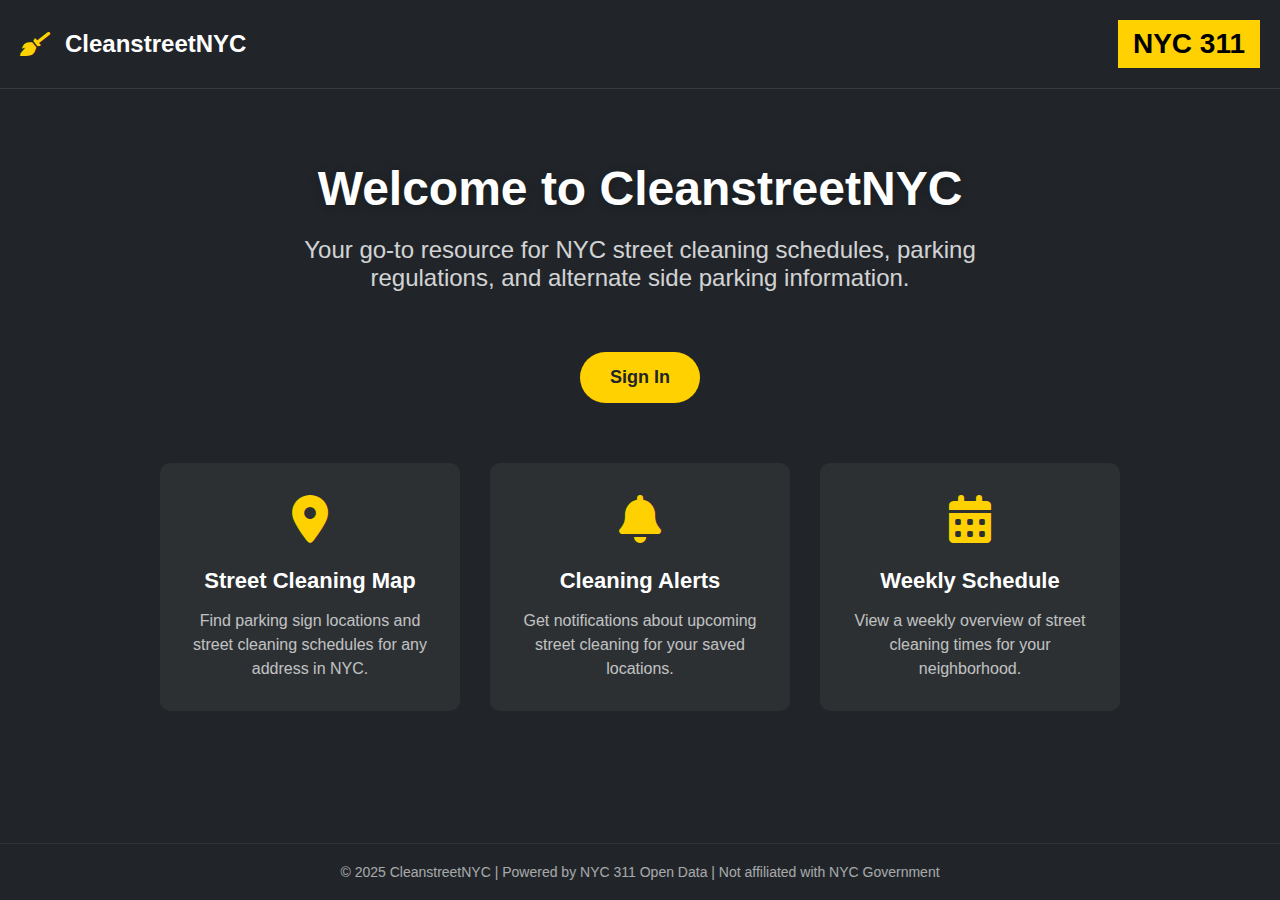
<file: index.html>
<!DOCTYPE html>
<html lang="en">
<head>
    <meta charset="UTF-8">
    <meta name="viewport" content="width=device-width, initial-scale=1.0">
    <title>CleanstreetNYC - NYC Street Cleaning Signs Map</title>
    <style>
        * {
            margin: 0;
            padding: 0;
            box-sizing: border-box;
            font-family: 'Arial', sans-serif;
        }
        
        body {
            background-color: #212529; /* Dark background */
            color: white;
            min-height: 100vh;
            display: flex;
            flex-direction: column;
        }
        
        .header {
            padding: 20px;
            display: flex;
            justify-content: space-between;
            align-items: center;
            border-bottom: 1px solid rgba(255,255,255,0.1);
        }
        
        .logo {
            display: flex;
            align-items: center;
        }
        
        .logo-text {
            font-size: 24px;
            font-weight: bold;
            margin-left: 15px;
        }
        
        .yellow-box {
            background-color: #ffd100; /* NYC yellow */
            color: black;
            padding: 8px 15px;
            font-weight: bold;
            font-size: 28px;
        }
        
        .main-content {
            flex: 1;
            display: flex;
            flex-direction: column;
            align-items: center;
            justify-content: center;
            padding: 40px 20px;
            text-align: center;
        }
        
        .welcome-text {
            font-size: 48px;
            font-weight: bold;
            margin-bottom: 20px;
            text-shadow: 0 2px 10px rgba(0,0,0,0.3);
        }
        
        .subtitle {
            font-size: 24px;
            margin-bottom: 40px;
            opacity: 0.8;
            max-width: 800px;
        }
        
        .buttons {
            display: flex;
            gap: 20px;
            margin-top: 20px;
        }
        
        .btn {
            padding: 15px 30px;
            font-size: 18px;
            border-radius: 30px;
            cursor: pointer;
            text-decoration: none;
            font-weight: bold;
            transition: all 0.3s ease;
        }
        
        .btn-primary {
            background-color: #ffd100; /* NYC yellow */
            color: #212529;
            border: none;
        }
        
        .btn-primary:hover {
            background-color: #e6bd00;
            transform: translateY(-3px);
            box-shadow: 0 10px 20px rgba(0,0,0,0.2);
        }
        
        .btn-secondary {
            background-color: transparent;
            color: #ffd100;
            border: 2px solid #ffd100;
        }
        
        .btn-secondary:hover {
            background-color: rgba(255, 209, 0, 0.1);
            transform: translateY(-3px);
            box-shadow: 0 10px 20px rgba(0,0,0,0.2);
        }
        
        .features {
            display: flex;
            justify-content: center;
            gap: 30px;
            margin: 60px 0;
            flex-wrap: wrap;
            max-width: 1200px;
        }
        
        .feature-card {
            background-color: rgba(255,255,255,0.05);
            border-radius: 10px;
            padding: 30px;
            width: 300px;
            text-align: center;
            transition: transform 0.3s ease;
        }
        
        .feature-card:hover {
            transform: translateY(-10px);
            background-color: rgba(255,255,255,0.1);
        }
        
        .feature-icon {
            font-size: 48px;
            margin-bottom: 20px;
            color: #ffd100;
        }
        
        .feature-title {
            font-size: 22px;
            margin-bottom: 15px;
        }
        
        .feature-desc {
            font-size: 16px;
            opacity: 0.7;
            line-height: 1.5;
        }
        
        .footer {
            padding: 20px;
            text-align: center;
            border-top: 1px solid rgba(255,255,255,0.1);
            font-size: 14px;
            opacity: 0.6;
        }
        
        /* NYC Broom icon (SVG embedded in the CSS) */
        .broom-icon {
            display: inline-block;
            width: 24px;
            height: 24px;
            background-repeat: no-repeat;
            background-position: center;
            margin-right: 8px;
        }
        
        /* Mobile responsiveness */
        @media (max-width: 768px) {
            .welcome-text {
                font-size: 36px;
            }
            
            .subtitle {
                font-size: 18px;
            }
            
            .buttons {
                flex-direction: column;
            }
            
            .feature-card {
                width: 100%;
                max-width: 300px;
            }
        }
    </style>
    <!-- Font Awesome for icons -->
    <link rel="stylesheet" href="https://cdnjs.cloudflare.com/ajax/libs/font-awesome/6.0.0/css/all.min.css">
</head>
<body>
    <div class="header">
        <div class="logo">
            <i class="fas fa-broom" style="color: #ffd100; font-size: 24px;"></i>
            <span class="logo-text">CleanstreetNYC</span>
        </div>
        <div class="yellow-box">NYC 311</div>
    </div>
    
    <div class="main-content">
        <h1 class="welcome-text">Welcome to CleanstreetNYC</h1>
        <p class="subtitle">Your go-to resource for NYC street cleaning schedules, parking regulations, and alternate side parking information.</p>
        
        <div class="buttons">
            <a href="login.html" class="btn btn-primary">Sign In</a>
        </div>
        
        <div class="features">
            <div class="feature-card">
                <div class="feature-icon">
                    <i class="fas fa-map-marker-alt"></i>
                </div>
                <h3 class="feature-title">Street Cleaning Map</h3>
                <p class="feature-desc">Find parking sign locations and street cleaning schedules for any address in NYC.</p>
            </div>
            
            <div class="feature-card">
                <div class="feature-icon">
                    <i class="fas fa-bell"></i>
                </div>
                <h3 class="feature-title">Cleaning Alerts</h3>
                <p class="feature-desc">Get notifications about upcoming street cleaning for your saved locations.</p>
            </div>
            
            <div class="feature-card">
                <div class="feature-icon">
                    <i class="fas fa-calendar-alt"></i>
                </div>
                <h3 class="feature-title">Weekly Schedule</h3>
                <p class="feature-desc">View a weekly overview of street cleaning times for your neighborhood.</p>
            </div>
        </div>
    </div>
    
    <div class="footer">
        <p>© 2025 CleanstreetNYC | Powered by NYC 311 Open Data | Not affiliated with NYC Government</p>
    </div>
    
    <script>
        // Check if user is already logged in
        document.addEventListener('DOMContentLoaded', function() {
            const currentUser = localStorage.getItem('cleanstreetCurrentUser');
            if (currentUser) {
                // User is already logged in, redirect to map page
                window.location.href = 'map.html';
            }
        });
    </script>
</body>
</html>
</file>
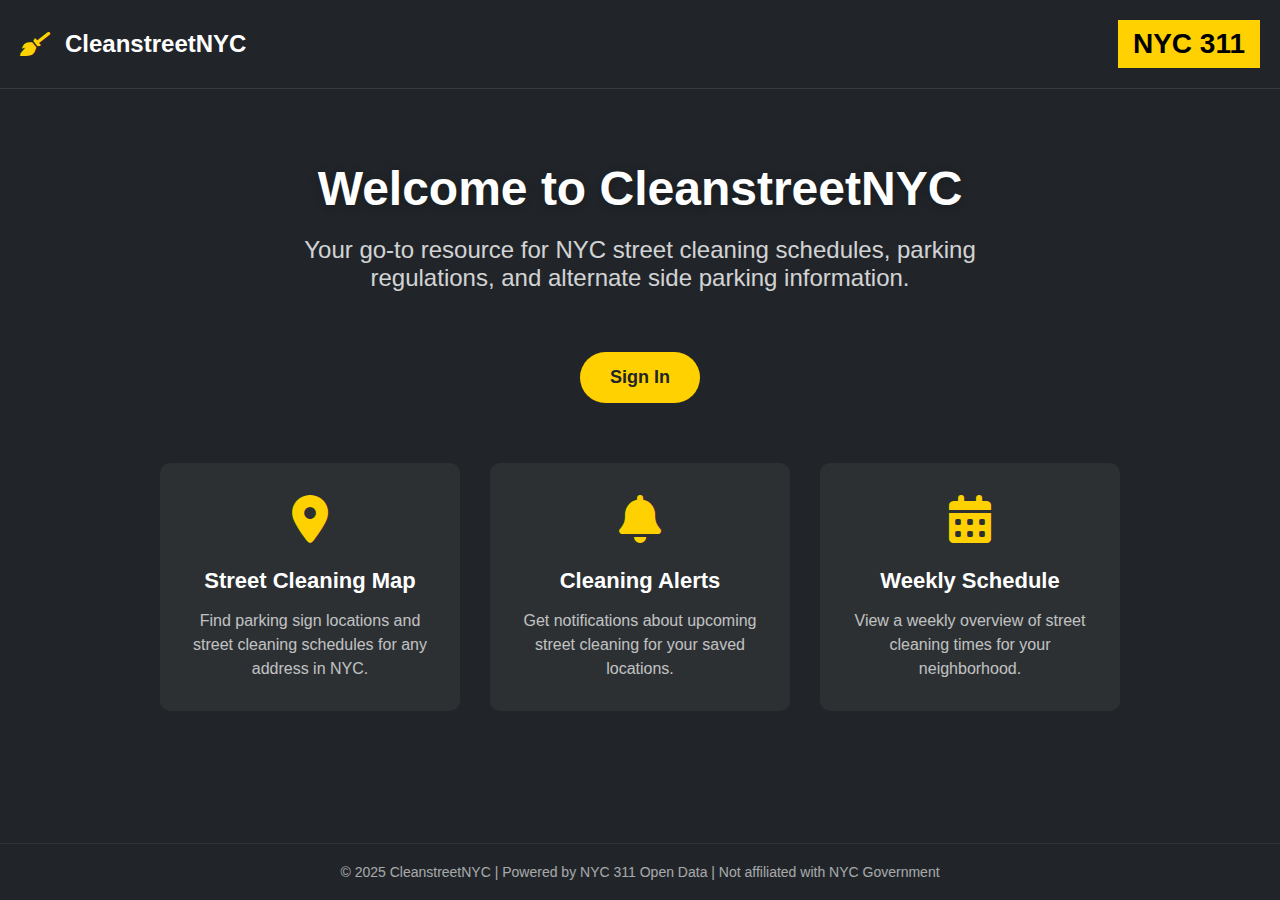
<file: admin-feedback.html>
<!DOCTYPE html>
<html lang="en">
<head>
    <meta charset="UTF-8">
    <meta name="viewport" content="width=device-width, initial-scale=1.0">
    <title>CleanstreetNYC - Admin Feedback Dashboard</title>
    
    <!-- Custom CSS -->
    <link rel="stylesheet" href="styles.css" />
    <style>
        .container {
            max-width: 1200px;
            margin: 50px auto;
            padding: 20px;
            background-color: white;
            border-radius: 8px;
            box-shadow: 0 2px 10px rgba(0, 0, 0, 0.1);
        }
        
        h1 {
            color: #4CAF50;
            margin-bottom: 20px;
        }
        
        .nav-links {
            margin-bottom: 20px;
        }
        
        .nav-links a {
            color: #4CAF50;
            text-decoration: none;
            margin-right: 15px;
        }
        
        .nav-links a:hover {
            text-decoration: underline;
        }
        
        table {
            width: 100%;
            border-collapse: collapse;
            margin-top: 20px;
        }
        
        th, td {
            padding: 12px 15px;
            text-align: left;
            border-bottom: 1px solid #ddd;
        }
        
        th {
            background-color: #f2f2f2;
            font-weight: bold;
        }
        
        tr:hover {
            background-color: #f5f5f5;
        }
        
        .feedback-message {
            max-width: 300px;
            white-space: nowrap;
            overflow: hidden;
            text-overflow: ellipsis;
        }
        
        .feedback-details {
            display: none;
            padding: 20px;
            background-color: #f9f9f9;
            border-radius: 4px;
            margin-top: 20px;
        }
        
        .feedback-details h2 {
            color: #4CAF50;
            margin-top: 0;
        }
        
        .feedback-details p {
            margin-bottom: 10px;
        }
        
        .feedback-details-content {
            background-color: white;
            padding: 15px;
            border-radius: 4px;
            border: 1px solid #ddd;
        }
        
        .filter-container {
            margin-bottom: 20px;
            display: flex;
            gap: 10px;
            align-items: center;
        }
        
        .filter-container select {
            padding: 8px;
            border-radius: 4px;
            border: 1px solid #ddd;
        }
        
        .empty-state {
            text-align: center;
            padding: 50px;
            color: #666;
        }
        
        .view-btn {
            background-color: #4CAF50;
            color: white;
            border: none;
            padding: 5px 10px;
            border-radius: 4px;
            cursor: pointer;
        }
        
        .view-btn:hover {
            background-color: #388e3c;
        }
        
        .delete-btn {
            background-color: #f44336;
            color: white;
            border: none;
            padding: 5px 10px;
            border-radius: 4px;
            cursor: pointer;
            margin-left: 5px;
        }
        
        .delete-btn:hover {
            background-color: #d32f2f;
        }
    </style>
</head>
<body>
    <div class="container">
        <div class="nav-links">
            <a href="index.html">← Back to Map</a>
        </div>
        
        <h1>CleanstreetNYC Feedback Dashboard</h1>
        
        <div class="filter-container">
            <label for="filter-type">Filter by type:</label>
            <select id="filter-type">
                <option value="all">All Feedback</option>
                <option value="bug">Bug Reports</option>
                <option value="feature">Feature Suggestions</option>
                <option value="data">Incorrect Sign Data</option>
                <option value="usability">Usability Feedback</option>
                <option value="other">Other</option>
            </select>
        </div>
        
        <div id="feedback-list">
            <table>
                <thead>
                    <tr>
                        <th>Date</th>
                        <th>Type</th>
                        <th>Name</th>
                        <th>Location</th>
                        <th>Message</th>
                        <th>Action</th>
                    </tr>
                </thead>
                <tbody id="feedback-table-body">
                    <!-- Feedback items will be added here dynamically -->
                </tbody>
            </table>
        </div>
        
        <div class="empty-state" id="empty-state" style="display:none;">
            <h3>No feedback submissions yet</h3>
            <p>When users submit feedback, it will appear here.</p>
        </div>
        
        <div class="feedback-details" id="feedback-details">
            <h2>Feedback Details</h2>
            <p><strong>From:</strong> <span id="detail-name"></span> (<span id="detail-email"></span>)</p>
            <p><strong>Type:</strong> <span id="detail-type"></span></p>
            <p><strong>Date:</strong> <span id="detail-date"></span></p>
            <p><strong>Location:</strong> <span id="detail-location"></span></p>
            <p><strong>Message:</strong></p>
            <div class="feedback-details-content" id="detail-message"></div>
        </div>
    </div>
    
    <script>
        document.addEventListener('DOMContentLoaded', function() {
            // Check if user is logged in and is admin
            const currentUser = localStorage.getItem('cleanstreetCurrentUser');
            if (!currentUser) {
                // User is not logged in, redirect to login page
                window.location.href = 'index.html';
                return;
            }
            
            const userData = JSON.parse(currentUser);
            
            const feedbackTableBody = document.getElementById('feedback-table-body');
            const feedbackDetails = document.getElementById('feedback-details');
            const emptyState = document.getElementById('empty-state');
            const filterType = document.getElementById('filter-type');
            
            // Function to format date
            function formatDate(dateString) {
                const date = new Date(dateString);
                return date.toLocaleDateString() + ' ' + date.toLocaleTimeString();
            }
            
            // Function to show feedback details
            function showFeedbackDetails(feedback) {
                document.getElementById('detail-name').textContent = feedback.name;
                document.getElementById('detail-email').textContent = feedback.email;
                document.getElementById('detail-type').textContent = getFeedbackTypeName(feedback.feedbackType);
                document.getElementById('detail-date').textContent = formatDate(feedback.timestamp);
                document.getElementById('detail-location').textContent = feedback.location || 'Not specified';
                document.getElementById('detail-message').textContent = feedback.message;
                
                feedbackDetails.style.display = 'block';
                
                // Scroll to details
                feedbackDetails.scrollIntoView({ behavior: 'smooth' });
            }
            
            // Function to get readable feedback type name
            function getFeedbackTypeName(type) {
                const types = {
                    'bug': 'Bug Report',
                    'feature': 'Feature Suggestion',
                    'data': 'Incorrect Sign Data',
                    'usability': 'Usability Feedback',
                    'other': 'Other'
                };
                return types[type] || type;
            }
            
            // Function to delete feedback
            function deleteFeedback(index, filterValue) {
                // Get all feedback items
                const allFeedback = JSON.parse(localStorage.getItem('cleanstreetFeedback') || '[]');
                
                // Get the currently displayed filtered items
                const filteredItems = filterValue === 'all' 
                    ? allFeedback 
                    : allFeedback.filter(item => item.feedbackType === filterValue);
                
                // Get the feedback item to delete from the filtered list
                const itemToDelete = filteredItems[index];
                
                // Find the index of this item in the complete list
                const indexInAllFeedback = allFeedback.findIndex(item => 
                    item.timestamp === itemToDelete.timestamp && 
                    item.message === itemToDelete.message &&
                    item.email === itemToDelete.email
                );
                
                // Remove from the complete list
                if (indexInAllFeedback !== -1) {
                    allFeedback.splice(indexInAllFeedback, 1);
                    
                    // Update localStorage
                    localStorage.setItem('cleanstreetFeedback', JSON.stringify(allFeedback));
                    
                    // Reload the table
                    loadFeedback(filterValue);
                    
                    // Hide details if showing
                    feedbackDetails.style.display = 'none';
                    
                    // Show confirmation
                    alert('Feedback item has been deleted.');
                }
            }
            
            // Function to load and display feedback
            function loadFeedback(filterValue = 'all') {
                // Get feedback from localStorage
                const feedbackItems = JSON.parse(localStorage.getItem('cleanstreetFeedback') || '[]');
                
                // Clear table
                feedbackTableBody.innerHTML = '';
                
                // Filter items if needed
                const filteredItems = filterValue === 'all' 
                    ? feedbackItems 
                    : feedbackItems.filter(item => item.feedbackType === filterValue);
                
                // Show empty state if no items
                if (filteredItems.length === 0) {
                    emptyState.style.display = 'block';
                    return;
                }
                
                emptyState.style.display = 'none';
                
                // Sort by date (newest first)
                filteredItems.sort((a, b) => new Date(b.timestamp) - new Date(a.timestamp));
                
                // Add items to table
                filteredItems.forEach((feedback, index) => {
                    const row = document.createElement('tr');
                    
                    row.innerHTML = `
                        <td>${formatDate(feedback.timestamp)}</td>
                        <td>${getFeedbackTypeName(feedback.feedbackType)}</td>
                        <td>${feedback.name}</td>
                        <td>${feedback.location || 'Not specified'}</td>
                        <td class="feedback-message">${feedback.message.substr(0, 50)}${feedback.message.length > 50 ? '...' : ''}</td>
                        <td>
                            <button class="view-btn" data-index="${index}">View</button>
                            <button class="delete-btn" data-index="${index}">Delete</button>
                        </td>
                    `;
                    
                    feedbackTableBody.appendChild(row);
                });
                
                // Add event listeners to view buttons
                document.querySelectorAll('.view-btn').forEach(button => {
                    button.addEventListener('click', function() {
                        const index = this.getAttribute('data-index');
                        showFeedbackDetails(filteredItems[index]);
                    });
                });
                
                // Add event listeners to delete buttons
                document.querySelectorAll('.delete-btn').forEach(button => {
                    button.addEventListener('click', function() {
                        if (confirm('Are you sure you want to delete this feedback item?')) {
                            const index = this.getAttribute('data-index');
                            deleteFeedback(index, filterType.value);
                        }
                    });
                });
            }
            
            // Load feedback initially
            loadFeedback();
            
            // Add filter change event
            filterType.addEventListener('change', function() {
                loadFeedback(this.value);
                feedbackDetails.style.display = 'none'; // Hide details when changing filter
            });
        });
    </script>
</body>
</html>
</file>
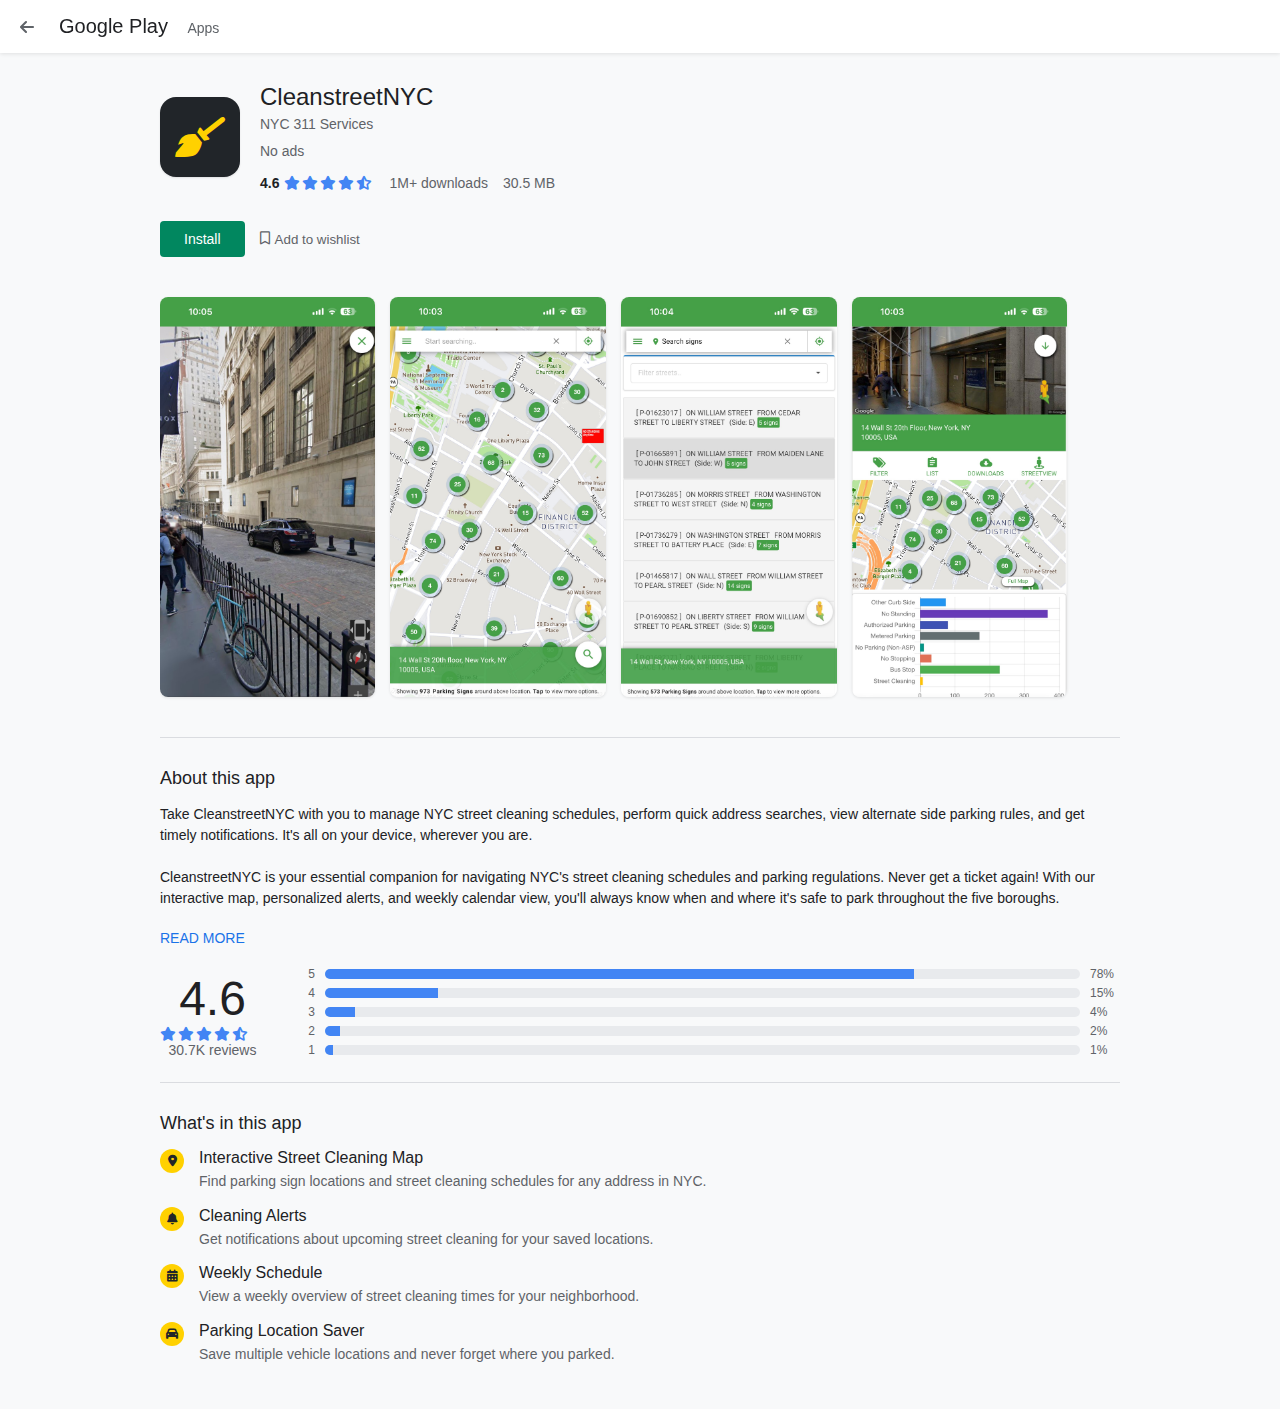
<file: android-download.html>
<!DOCTYPE html>
<html lang="en">
<head>
    <meta charset="UTF-8">
    <meta name="viewport" content="width=device-width, initial-scale=1.0">
    <title>CleanstreetNYC - Download Android App</title>
    <style>
        * {
            margin: 0;
            padding: 0;
            box-sizing: border-box;
            font-family: 'Roboto', 'Segoe UI', Arial, sans-serif;
        }
        
        body {
            background-color: #f8f9fa;
            color: #202124;
            min-height: 100vh;
            display: flex;
            flex-direction: column;
        }
        
        .header {
            background-color: #fff;
            box-shadow: 0 1px 4px rgba(0,0,0,0.1);
            padding: 15px 20px;
            display: flex;
            align-items: center;
            position: sticky;
            top: 0;
            z-index: 100;
        }
        
        .back-button {
            color: #5f6368;
            text-decoration: none;
            font-size: 16px;
            display: flex;
            align-items: center;
            margin-right: 20px;
        }
        
        .app-container {
            max-width: 1000px;
            margin: 0 auto;
            padding: 30px 20px;
        }
        
        .app-header {
            display: flex;
            margin-bottom: 30px;
            align-items: center;
        }
        
        .app-icon {
            width: 80px;
            height: 80px;
            border-radius: 20%;
            background-color: #212529;
            overflow: hidden;
            margin-right: 20px;
            flex-shrink: 0;
            display: flex;
            align-items: center;
            justify-content: center;
            box-shadow: 0 1px 2px rgba(0,0,0,0.1);
        }
        
        .app-info {
            flex: 1;
        }
        
        .app-title {
            font-size: 24px;
            font-weight: 500;
            color: #202124;
            margin-bottom: 5px;
        }
        
        .developer-name {
            color: #5f6368;
            font-size: 14px;
            margin-bottom: 10px;
        }
        
        .contains-ads {
            display: inline-block;
            margin-right: 15px;
            color: #5f6368;
            font-size: 14px;
        }
        
        .rating-container {
            display: flex;
            align-items: center;
            margin-top: 15px;
        }
        
        .rating-score {
            font-size: 14px;
            font-weight: bold;
            margin-right: 5px;
        }
        
        .rating-stars {
            display: flex;
            margin-right: 15px;
        }
        
        .star {
            color: #4285f4;
            font-size: 14px;
            margin-right: 2px;
        }
        
        .downloads {
            font-size: 14px;
            color: #5f6368;
            margin-right: 15px;
        }
        
        .size-info {
            font-size: 14px;
            color: #5f6368;
        }
        
        .action-buttons {
            display: flex;
            margin-top: 30px;
            margin-bottom: 30px;
        }
        
        .install-button {
            background-color: #01875f;
            color: white;
            border: none;
            padding: 10px 24px;
            border-radius: 4px;
            font-weight: 500;
            font-size: 14px;
            cursor: pointer;
            margin-right: 15px;
        }
        
        .wishlist-button {
            background-color: transparent;
            border: none;
            color: #5f6368;
            cursor: pointer;
            display: flex;
            align-items: center;
        }
        
        .screenshots-section {
            margin-top: 30px;
        }
        
        .section-title {
            font-size: 18px;
            font-weight: 500;
            margin-bottom: 15px;
            color: #202124;
        }
        
        .screenshots {
            display: flex;
            overflow-x: auto;
            gap: 15px;
            padding: 10px 0;
        }
        
        .screenshot {
            flex-shrink: 0;
            height: 400px;
            border-radius: 8px;
            overflow: hidden;
            box-shadow: 0 1px 3px rgba(0,0,0,0.1);
        }
        
        .screenshot img {
            height: 100%;
            object-fit: cover;
        }
        
        .about-section {
            margin-top: 30px;
            padding-top: 30px;
            border-top: 1px solid #dadce0;
        }
        
        .description {
            font-size: 14px;
            line-height: 1.5;
            color: #202124;
            margin-bottom: 20px;
        }
        
        .read-more {
            color: #1a73e8;
            font-size: 14px;
            font-weight: 500;
            cursor: pointer;
            display: inline-block;
        }
        
        .features-section {
            margin-top: 30px;
        }
        
        .feature {
            display: flex;
            margin-bottom: 15px;
        }
        
        .feature-icon {
            width: 24px;
            height: 24px;
            border-radius: 50%;
            background-color: #ffd100;
            margin-right: 15px;
            display: flex;
            align-items: center;
            justify-content: center;
            color: #212529;
            flex-shrink: 0;
            font-size: 12px;
        }
        
        .feature-text {
            flex: 1;
        }
        
        .feature-name {
            font-weight: 500;
            margin-bottom: 5px;
        }
        
        .feature-desc {
            color: #5f6368;
            font-size: 14px;
            line-height: 1.4;
        }
        
        .rating-details {
            display: flex;
            align-items: center;
            justify-content: space-between;
            padding: 20px 0;
            border-bottom: 1px solid #dadce0;
        }
        
        .rating-info {
            text-align: center;
        }
        
        .big-rating {
            font-size: 48px;
            font-weight: 500;
        }
        
        .rating-count {
            font-size: 14px;
            color: #5f6368;
        }
        
        .rating-bars {
            flex: 1;
            margin-left: 30px;
        }
        
        .rating-bar {
            display: flex;
            align-items: center;
            margin-bottom: 5px;
        }
        
        .star-label {
            width: 20px;
            text-align: right;
            margin-right: 10px;
            font-size: 12px;
            color: #5f6368;
        }
        
        .progress-bar {
            flex: 1;
            height: 10px;
            background-color: #e8eaed;
            border-radius: 5px;
            margin-right: 10px;
            overflow: hidden;
        }
        
        .progress {
            height: 100%;
            background-color: #4285f4;
        }
        
        .percentage {
            font-size: 12px;
            color: #5f6368;
            width: 30px;
        }
        
        .logo-broom {
            color: #ffd100;
            font-size: 40px;
        }
        
        .google-play-logo {
            font-size: 20px;
            font-weight: 500;
            margin-right: 15px;
        }
        
        .google-play-text {
            color: #5f6368;
            font-size: 14px;
        }
        
        @media (max-width: 768px) {
            .app-header {
                flex-direction: column;
                align-items: flex-start;
            }
            
            .app-icon {
                margin-bottom: 15px;
            }
            
            .screenshot {
                height: 300px;
            }
            
            .rating-details {
                flex-direction: column;
            }
            
            .rating-info {
                margin-bottom: 20px;
            }
            
            .rating-bars {
                margin-left: 0;
                width: 100%;
            }
        }
    </style>
    <!-- Font Awesome for icons -->
    <link rel="stylesheet" href="https://cdnjs.cloudflare.com/ajax/libs/font-awesome/6.0.0/css/all.min.css">
</head>
<body>
    <div class="header">
        <a href="index.html" class="back-button">
            <i class="fas fa-arrow-left" style="margin-right: 5px;"></i>
        </a>
        <div>
            <span class="google-play-logo">Google Play</span>
            <span class="google-play-text">Apps</span>
        </div>
    </div>
    
    <div class="app-container">
        <div class="app-header">
            <div class="app-icon">
                <i class="fas fa-broom logo-broom"></i>
            </div>
            
            <div class="app-info">
                <h1 class="app-title">CleanstreetNYC</h1>
                <div class="developer-name">NYC 311 Services</div>
                <div class="contains-ads">No ads</div>
                
                <div class="rating-container">
                    <div class="rating-score">4.6</div>
                    <div class="rating-stars">
                        <div class="star"><i class="fas fa-star"></i></div>
                        <div class="star"><i class="fas fa-star"></i></div>
                        <div class="star"><i class="fas fa-star"></i></div>
                        <div class="star"><i class="fas fa-star"></i></div>
                        <div class="star"><i class="fas fa-star-half-alt"></i></div>
                    </div>
                    <div class="downloads">1M+ downloads</div>
                    <div class="size-info">30.5 MB</div>
                </div>
            </div>
        </div>
        
        <div class="action-buttons">
            <button class="install-button">Install</button>
            <button class="wishlist-button">
                <i class="far fa-bookmark" style="margin-right: 5px;"></i> Add to wishlist
            </button>
        </div>
        
        <div class="screenshots-section">
            <div class="screenshots">
                <div class="screenshot">
                    <img src="img1.PNG" alt="App Screenshot 1">
                </div>
                <div class="screenshot">
                    <img src="img2.PNG" alt="App Screenshot 2">
                </div>
                <div class="screenshot">
                    <img src="img3.PNG" alt="App Screenshot 3">
                </div>
                <div class="screenshot">
                    <img src="img6.PNG" alt="App Screenshot 4">
                </div>
            </div>
        </div>
        
        <div class="about-section">
            <h2 class="section-title">About this app</h2>
            <div class="description">
                Take CleanstreetNYC with you to manage NYC street cleaning schedules, perform quick address searches, view alternate side parking rules, and get timely notifications. It's all on your device, wherever you are.
                <br><br>
                CleanstreetNYC is your essential companion for navigating NYC's street cleaning schedules and parking regulations. Never get a ticket again! With our interactive map, personalized alerts, and weekly calendar view, you'll always know when and where it's safe to park throughout the five boroughs.
            </div>
            <span class="read-more">READ MORE</span>
        </div>
        
        <div class="rating-details">
            <div class="rating-info">
                <div class="big-rating">4.6</div>
                <div class="rating-stars">
                    <div class="star"><i class="fas fa-star"></i></div>
                    <div class="star"><i class="fas fa-star"></i></div>
                    <div class="star"><i class="fas fa-star"></i></div>
                    <div class="star"><i class="fas fa-star"></i></div>
                    <div class="star"><i class="fas fa-star-half-alt"></i></div>
                </div>
                <div class="rating-count">30.7K reviews</div>
            </div>
            
            <div class="rating-bars">
                <div class="rating-bar">
                    <div class="star-label">5</div>
                    <div class="progress-bar">
                        <div class="progress" style="width: 78%;"></div>
                    </div>
                    <div class="percentage">78%</div>
                </div>
                
                <div class="rating-bar">
                    <div class="star-label">4</div>
                    <div class="progress-bar">
                        <div class="progress" style="width: 15%;"></div>
                    </div>
                    <div class="percentage">15%</div>
                </div>
                
                <div class="rating-bar">
                    <div class="star-label">3</div>
                    <div class="progress-bar">
                        <div class="progress" style="width: 4%;"></div>
                    </div>
                    <div class="percentage">4%</div>
                </div>
                
                <div class="rating-bar">
                    <div class="star-label">2</div>
                    <div class="progress-bar">
                        <div class="progress" style="width: 2%;"></div>
                    </div>
                    <div class="percentage">2%</div>
                </div>
                
                <div class="rating-bar">
                    <div class="star-label">1</div>
                    <div class="progress-bar">
                        <div class="progress" style="width: 1%;"></div>
                    </div>
                    <div class="percentage">1%</div>
                </div>
            </div>
        </div>
        
        <div class="features-section">
            <h2 class="section-title">What's in this app</h2>
            
            <div class="feature">
                <div class="feature-icon">
                    <i class="fas fa-map-marker-alt"></i>
                </div>
                <div class="feature-text">
                    <div class="feature-name">Interactive Street Cleaning Map</div>
                    <div class="feature-desc">Find parking sign locations and street cleaning schedules for any address in NYC.</div>
                </div>
            </div>
            
            <div class="feature">
                <div class="feature-icon">
                    <i class="fas fa-bell"></i>
                </div>
                <div class="feature-text">
                    <div class="feature-name">Cleaning Alerts</div>
                    <div class="feature-desc">Get notifications about upcoming street cleaning for your saved locations.</div>
                </div>
            </div>
            
            <div class="feature">
                <div class="feature-icon">
                    <i class="fas fa-calendar-alt"></i>
                </div>
                <div class="feature-text">
                    <div class="feature-name">Weekly Schedule</div>
                    <div class="feature-desc">View a weekly overview of street cleaning times for your neighborhood.</div>
                </div>
            </div>
            
            <div class="feature">
                <div class="feature-icon">
                    <i class="fas fa-car"></i>
                </div>
                <div class="feature-text">
                    <div class="feature-name">Parking Location Saver</div>
                    <div class="feature-desc">Save multiple vehicle locations and never forget where you parked.</div>
                </div>
            </div>
        </div>
    </div>
    
    <script>
        // Simple animation for screenshots
        document.addEventListener('DOMContentLoaded', function() {
            const screenshots = document.querySelectorAll('.screenshot');
            screenshots.forEach((screenshot, index) => {
                screenshot.style.opacity = '0';
                setTimeout(() => {
                    screenshot.style.opacity = '1';
                    screenshot.style.transition = 'opacity 0.5s ease-in-out, transform 0.3s ease';
                }, 100 * index);
            });
            
            // Handle "Read More" functionality
            const readMoreBtn = document.querySelector('.read-more');
            const description = document.querySelector('.description');
            
            readMoreBtn.addEventListener('click', function() {
                if (description.style.maxHeight) {
                    description.style.maxHeight = null;
                    readMoreBtn.textContent = 'READ MORE';
                } else {
                    description.style.maxHeight = description.scrollHeight + 'px';
                    readMoreBtn.textContent = 'READ LESS';
                }
            });
        });
    </script>
</body>
</html>
</file>
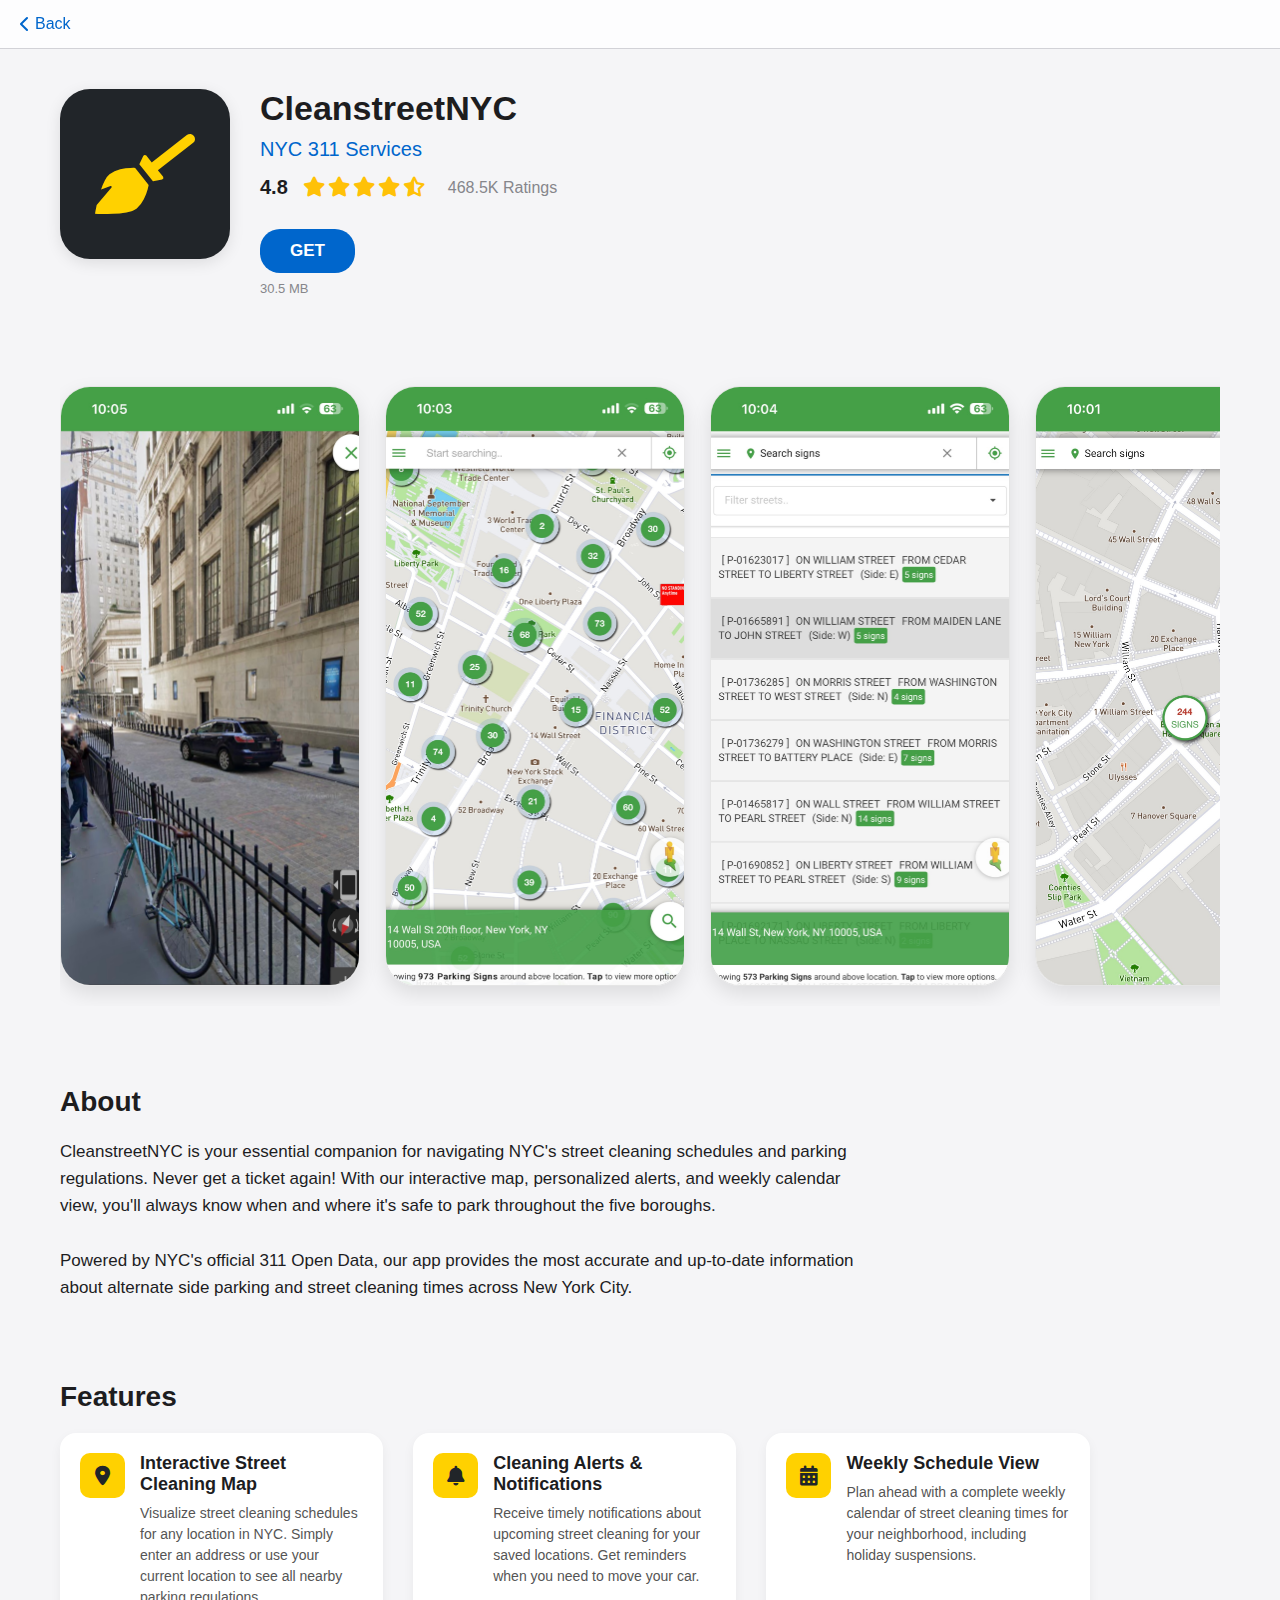
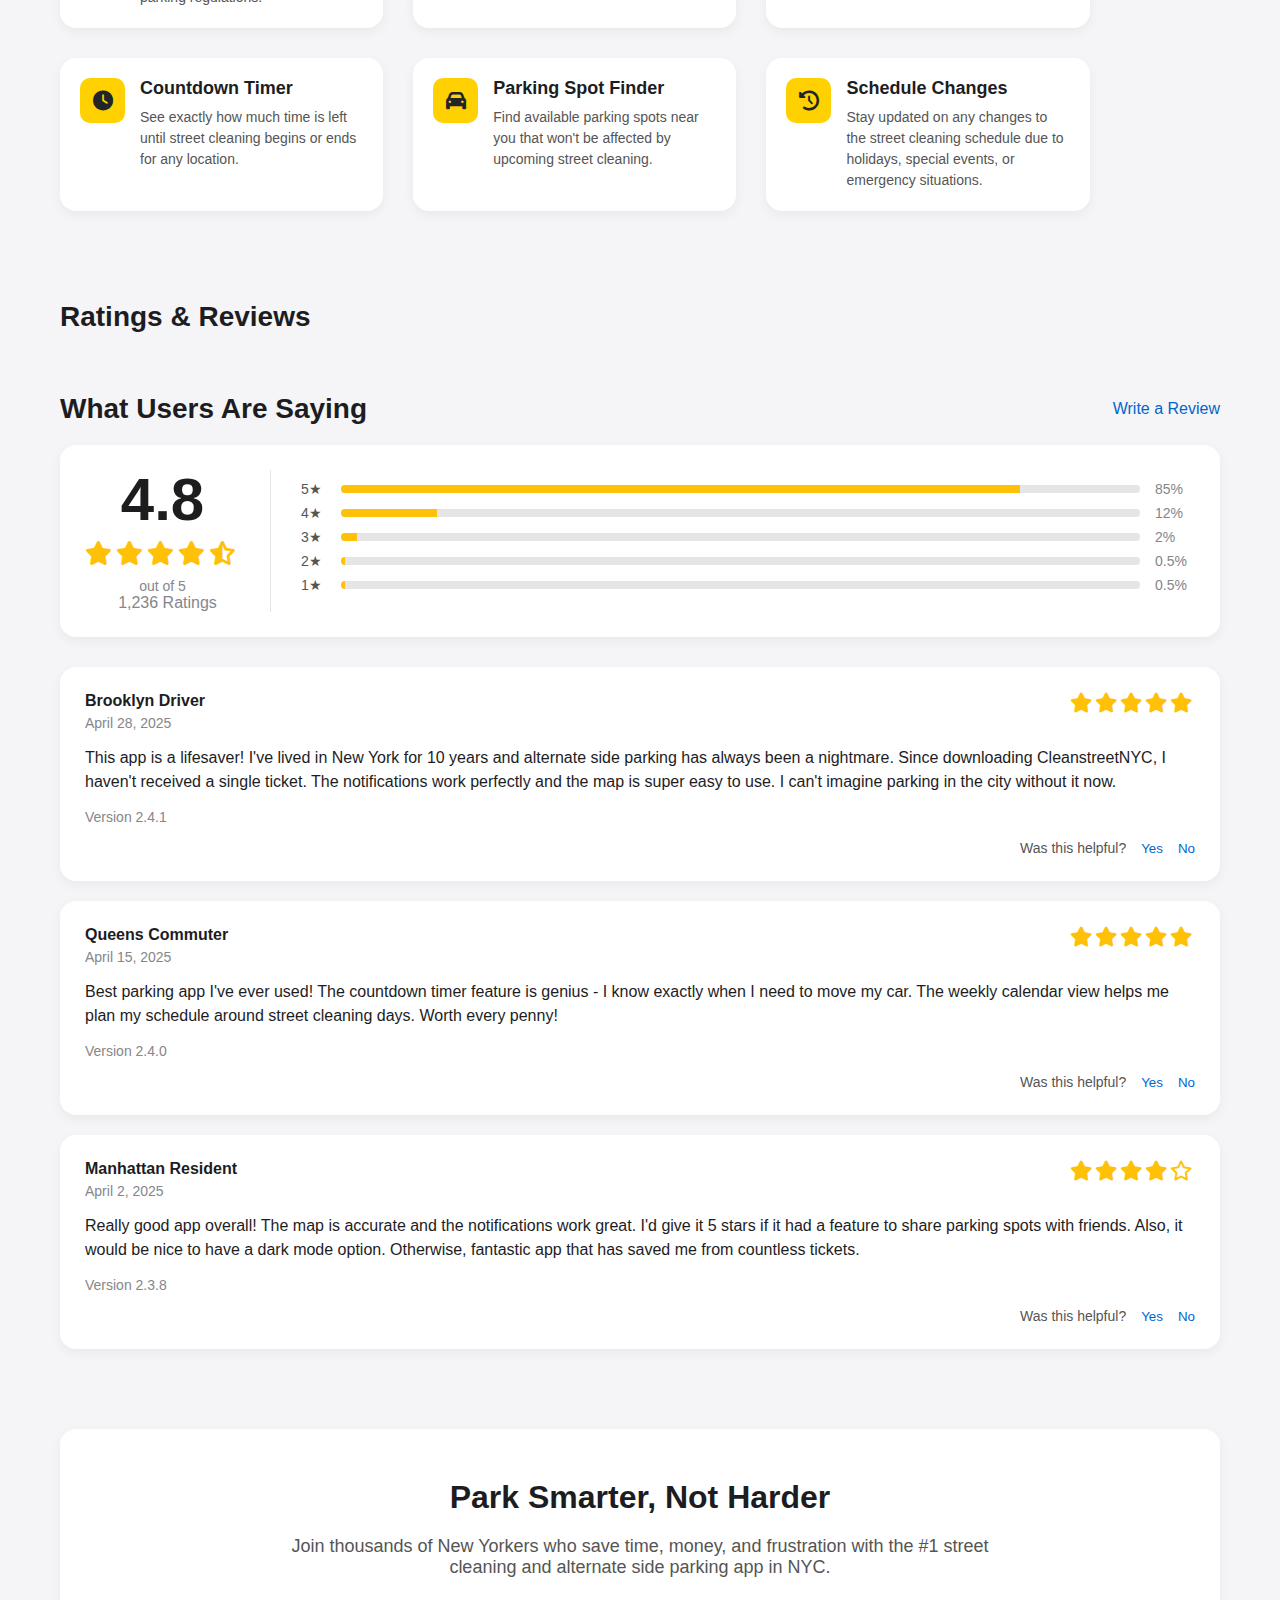
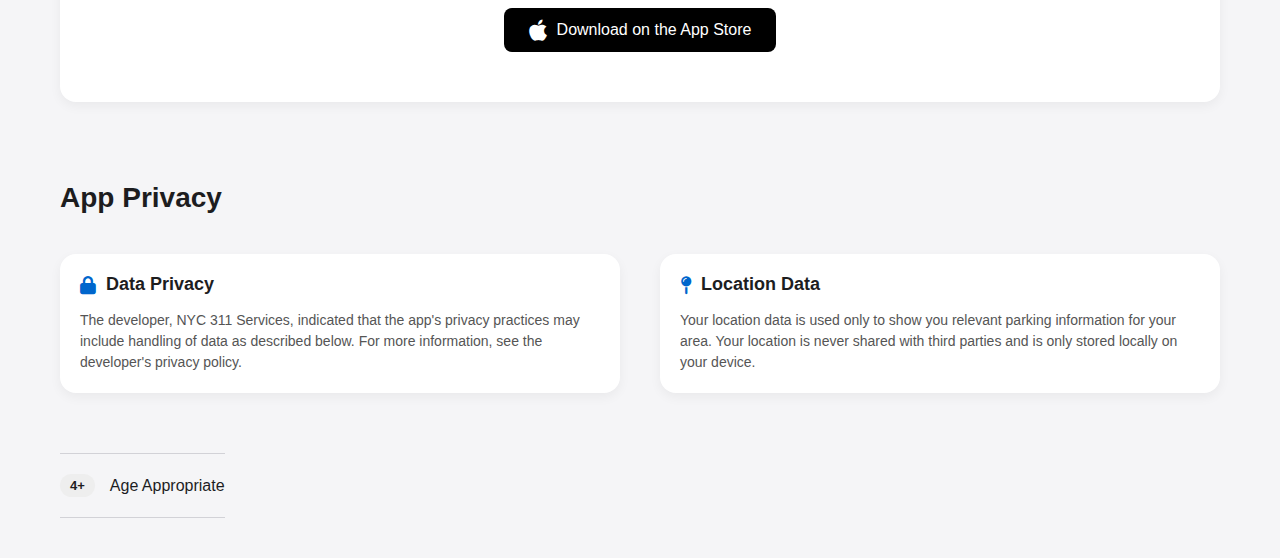
<file: ios-download.html>
<!DOCTYPE html>
<html lang="en">
<head>
    <meta charset="UTF-8">
    <meta name="viewport" content="width=device-width, initial-scale=1.0">
    <title>CleanstreetNYC - Download iOS App</title>
    <style>
        * {
            margin: 0;
            padding: 0;
            box-sizing: border-box;
            font-family: -apple-system, BlinkMacSystemFont, 'Segoe UI', Roboto, Helvetica, Arial, sans-serif;
        }
        
        body {
            background-color: #f5f5f7;
            color: #1d1d1f;
            min-height: 100vh;
            display: flex;
            flex-direction: column;
        }
        
        .header {
            background-color: rgba(255, 255, 255, 0.8);
            backdrop-filter: blur(20px);
            -webkit-backdrop-filter: blur(20px);
            border-bottom: 1px solid #d2d2d7;
            padding: 15px 20px;
            display: flex;
            justify-content: space-between;
            align-items: center;
            position: sticky;
            top: 0;
            z-index: 100;
        }
        
        .back-button {
            color: #0066cc;
            text-decoration: none;
            font-size: 16px;
            display: flex;
            align-items: center;
        }
        
        .app-container {
            max-width: 1200px;
            margin: 0 auto;
            padding: 40px 20px;
            display: flex;
            flex-wrap: wrap;
        }
        
        .app-info {
            display: flex;
            width: 100%;
            margin-bottom: 30px;
        }
        
        .app-icon {
            width: 170px;
            height: 170px;
            border-radius: 30px;
            background-color: #212529;
            box-shadow: 0 4px 15px rgba(0, 0, 0, 0.1);
            overflow: hidden;
            margin-right: 30px;
            flex-shrink: 0;
            display: flex;
            align-items: center;
            justify-content: center;
        }
        
        .app-details {
            flex: 1;
        }
        
        .app-name {
            font-size: 34px;
            font-weight: 600;
            margin-bottom: 10px;
        }
        
        .developer {
            font-size: 20px;
            color: #0066cc;
            margin-bottom: 15px;
        }
        
        .ratings {
            display: flex;
            align-items: center;
            margin-bottom: 20px;
        }
        
        .rating-score {
            font-size: 20px;
            font-weight: 600;
            margin-right: 5px;
        }
        
        .rating-count {
            color: #86868b;
            font-size: 16px;
            margin-left: 10px;
        }
        
        .download-container {
            display: flex;
            flex-direction: column;
            align-items: flex-start;
        }
        
        .download-btn {
            background-color: #0066cc;
            color: white;
            border-radius: 20px;
            padding: 12px 30px;
            font-size: 17px;
            font-weight: 600;
            border: none;
            cursor: pointer;
            margin-top: 10px;
            transition: all 0.2s ease;
        }
        
        .download-btn:hover {
            background-color: #0055b3;
            transform: scale(1.02);
        }
        
        .app-size {
            color: #86868b;
            font-size: 13px;
            margin-top: 8px;
        }
        
        .screenshots-section {
            width: 100%;
            margin: 40px 0;
        }
        
        .screenshots {
            width: 100%;
            display: flex;
            overflow-x: auto;
            gap: 25px;
            padding: 20px 0;
            scrollbar-width: none;
            -ms-overflow-style: none;
        }
        
        .screenshots::-webkit-scrollbar {
            display: none;
        }
        
        .screenshot {
            flex-shrink: 0;
            height: 600px;
            width: 300px;
            border-radius: 30px;
            overflow: hidden;
            box-shadow: 0 8px 20px rgba(0, 0, 0, 0.1);
            transition: transform 0.3s ease;
            border: 1px solid #e5e5e5;
        }
        
        .screenshot:hover {
            transform: translateY(-5px);
        }
        
        .screenshot img {
            height: 100%;
            width: 100%;
            object-fit: cover;
        }
        
        .section-title {
            font-size: 28px;
            font-weight: 600;
            margin: 40px 0 20px;
            width: 100%;
        }
        
        .description {
            font-size: 17px;
            line-height: 1.6;
            color: #1d1d1f;
            margin-bottom: 40px;
            max-width: 800px;
        }
        
        .feature-list {
            margin-bottom: 50px;
            display: grid;
            grid-template-columns: repeat(auto-fill, minmax(300px, 1fr));
            gap: 30px;
        }
        
        .feature {
            display: flex;
            align-items: flex-start;
            padding: 20px;
            background-color: white;
            border-radius: 16px;
            box-shadow: 0 4px 12px rgba(0, 0, 0, 0.05);
            transition: transform 0.2s ease;
        }
        
        .feature:hover {
            transform: translateY(-5px);
        }
        
        .feature-icon {
            width: 45px;
            height: 45px;
            border-radius: 10px;
            background-color: #ffd100;
            margin-right: 15px;
            display: flex;
            align-items: center;
            justify-content: center;
            color: #212529;
            flex-shrink: 0;
            font-size: 20px;
        }
        
        .feature-text {
            flex: 1;
        }
        
        .feature-title {
            font-weight: 600;
            font-size: 18px;
            margin-bottom: 8px;
        }
        
        .feature-desc {
            color: #555;
            font-size: 14px;
            line-height: 1.5;
        }
        
        .logo-broom {
            color: #ffd100;
            font-size: 80px;
        }
        
        .stars {
            display: flex;
            margin: 0 10px;
        }
        
        .star {
            color: #ffc107;
            font-size: 20px;
            margin-right: 2px;
        }
        
        .age-rating {
            margin-top: 20px;
            padding: 20px 0;
            border-top: 1px solid #d2d2d7;
            border-bottom: 1px solid #d2d2d7;
            display: flex;
            align-items: center;
        }
        
        .age-badge {
            display: inline-block;
            padding: 4px 10px;
            border-radius: 20px;
            background-color: #eee;
            font-size: 13px;
            margin-right: 15px;
            font-weight: 600;
        }
        
        .privacy-section {
            display: flex;
            margin-top: 20px;
            margin-bottom: 40px;
            gap: 40px;
        }
        
        .privacy-card {
            flex: 1;
            background-color: white;
            border-radius: 16px;
            padding: 20px;
            box-shadow: 0 4px 12px rgba(0, 0, 0, 0.05);
        }
        
        .privacy-title {
            font-size: 18px;
            font-weight: 600;
            margin-bottom: 15px;
            display: flex;
            align-items: center;
        }
        
        .privacy-title i {
            margin-right: 10px;
            color: #0066cc;
        }
        
        .privacy-content {
            color: #555;
            font-size: 14px;
            line-height: 1.5;
        }
        
        /* Reviews section */
        .reviews-section {
            width: 100%;
            margin: 40px 0;
        }
        
        .reviews-header {
            display: flex;
            justify-content: space-between;
            align-items: center;
            margin-bottom: 20px;
        }
        
        .reviews-title {
            font-size: 28px;
            font-weight: 600;
        }
        
        .write-review-btn {
            color: #0066cc;
            border: none;
            background: none;
            font-size: 16px;
            font-weight: 500;
            cursor: pointer;
        }
        
        .reviews-summary {
            display: flex;
            margin-bottom: 30px;
            background-color: white;
            border-radius: 16px;
            padding: 25px;
            box-shadow: 0 4px 12px rgba(0, 0, 0, 0.05);
        }
        
        .overall-rating {
            display: flex;
            flex-direction: column;
            align-items: center;
            padding-right: 30px;
            border-right: 1px solid #e5e5e5;
            margin-right: 30px;
        }
        
        .large-rating {
            font-size: 60px;
            font-weight: 600;
            line-height: 1;
            margin-bottom: 10px;
        }
        
        .large-stars {
            display: flex;
            margin-bottom: 10px;
        }
        
        .large-star {
            color: #ffc107;
            font-size: 24px;
            margin-right: 4px;
        }
        
        .rating-out-of {
            color: #86868b;
            font-size: 14px;
        }
        
        .rating-breakdown {
            flex: 1;
            display: flex;
            flex-direction: column;
            justify-content: center;
        }
        
        .rating-bar {
            display: flex;
            align-items: center;
            margin-bottom: 8px;
        }
        
        .rating-label {
            width: 30px;
            font-size: 14px;
            color: #555;
            margin-right: 10px;
        }
        
        .progress-bar {
            flex: 1;
            height: 8px;
            background-color: #e5e5e5;
            border-radius: 4px;
            overflow: hidden;
            margin-right: 15px;
        }
        
        .progress-fill {
            height: 100%;
            background-color: #ffc107;
        }
        
        .progress-percent {
            width: 40px;
            font-size: 14px;
            color: #86868b;
        }
        
        .reviews-list {
            display: flex;
            flex-direction: column;
            gap: 20px;
        }
        
        .review {
            background-color: white;
            border-radius: 16px;
            padding: 25px;
            box-shadow: 0 4px 12px rgba(0, 0, 0, 0.05);
        }
        
        .review-header {
            display: flex;
            justify-content: space-between;
            margin-bottom: 15px;
        }
        
        .reviewer-info {
            display: flex;
            flex-direction: column;
        }
        
        .reviewer-name {
            font-weight: 600;
            margin-bottom: 5px;
        }
        
        .review-date {
            font-size: 14px;
            color: #86868b;
        }
        
        .review-rating {
            display: flex;
        }
        
        .review-content {
            font-size: 16px;
            line-height: 1.5;
            margin-bottom: 15px;
        }
        
        .review-version {
            font-size: 14px;
            color: #86868b;
        }
        
        .helpful-section {
            display: flex;
            justify-content: flex-end;
            margin-top: 15px;
            font-size: 14px;
            color: #555;
        }
        
        .helpful-btn {
            color: #0066cc;
            border: none;
            background: none;
            cursor: pointer;
            margin-left: 15px;
        }
        
        .ios-cta {
            width: 100%;
            background-color: white;
            text-align: center;
            padding: 50px 20px;
            border-radius: 16px;
            margin: 40px 0;
            box-shadow: 0 4px 12px rgba(0, 0, 0, 0.05);
        }
        
        .ios-cta h2 {
            font-size: 32px;
            font-weight: 600;
            margin-bottom: 20px;
        }
        
        .ios-cta p {
            font-size: 18px;
            color: #555;
            margin-bottom: 30px;
            max-width: 700px;
            margin-left: auto;
            margin-right: auto;
        }
        
        .apple-download-btn {
            display: inline-flex;
            align-items: center;
            background-color: black;
            color: white;
            padding: 10px 25px;
            border-radius: 8px;
            text-decoration: none;
            font-size: 16px;
            font-weight: 500;
            transition: all 0.2s ease;
        }
        
        .apple-download-btn:hover {
            background-color: #333;
            transform: scale(1.02);
        }
        
        .apple-download-btn i {
            font-size: 24px;
            margin-right: 10px;
        }
        
        @media (max-width: 768px) {
            .app-info {
                flex-direction: column;
            }
            
            .app-icon {
                margin: 0 auto 20px;
            }
            
            .app-details {
                text-align: center;
            }
            
            .ratings {
                justify-content: center;
            }
            
            .download-container {
                align-items: center;
            }
            
            .reviews-summary {
                flex-direction: column;
            }
            
            .overall-rating {
                padding-right: 0;
                border-right: none;
                margin-right: 0;
                padding-bottom: 20px;
                border-bottom: 1px solid #e5e5e5;
                margin-bottom: 20px;
            }
            
            .privacy-section {
                flex-direction: column;
                gap: 20px;
            }
            
            .screenshot {
                height: 500px;
                width: 250px;
            }
            
            .feature-list {
                grid-template-columns: 1fr;
            }
        }
    </style>
    <!-- Font Awesome for icons -->
    <link rel="stylesheet" href="https://cdnjs.cloudflare.com/ajax/libs/font-awesome/6.0.0/css/all.min.css">
</head>
<body>
    <div class="header">
        <a href="index.html" class="back-button">
            <i class="fas fa-chevron-left" style="margin-right: 5px;"></i> Back
        </a>
    </div>
    
    <div class="app-container">
        <div class="app-info">
            <div class="app-icon">
                <i class="fas fa-broom logo-broom"></i>
            </div>
            
            <div class="app-details">
                <h1 class="app-name">CleanstreetNYC</h1>
                <div class="developer">NYC 311 Services</div>
                
                <div class="ratings">
                    <div class="rating-score">4.8</div>
                    <div class="stars">
                        <div class="star"><i class="fas fa-star"></i></div>
                        <div class="star"><i class="fas fa-star"></i></div>
                        <div class="star"><i class="fas fa-star"></i></div>
                        <div class="star"><i class="fas fa-star"></i></div>
                        <div class="star"><i class="fas fa-star-half-alt"></i></div>
                    </div>
                    <div class="rating-count">468.5K Ratings</div>
                </div>
                
                <div class="download-container">
                    <button class="download-btn">GET</button>
                    <div class="app-size">30.5 MB</div>
                </div>
            </div>
        </div>
        
        <div class="screenshots-section">
            <div class="screenshots">
                <div class="screenshot">
                    <img src="img1.PNG" alt="App Screenshot 1">
                </div>
                <div class="screenshot">
                    <img src="img2.PNG" alt="App Screenshot 2">
                </div>
                <div class="screenshot">
                    <img src="img3.PNG" alt="App Screenshot 3">
                </div>
                <div class="screenshot">
                    <img src="img4.PNG" alt="App Screenshot 4">
                </div>
                <div class="screenshot">
                    <img src="img5.PNG" alt="App Screenshot 5">
                </div>
            </div>
        </div>
        
        <h2 class="section-title">About</h2>
        <div class="description">
            CleanstreetNYC is your essential companion for navigating NYC's street cleaning schedules and parking regulations. Never get a ticket again! With our interactive map, personalized alerts, and weekly calendar view, you'll always know when and where it's safe to park throughout the five boroughs.
            <br><br>
            Powered by NYC's official 311 Open Data, our app provides the most accurate and up-to-date information about alternate side parking and street cleaning times across New York City.
        </div>
        
        <h2 class="section-title">Features</h2>
        <div class="feature-list">
            <div class="feature">
                <div class="feature-icon">
                    <i class="fas fa-map-marker-alt"></i>
                </div>
                <div class="feature-text">
                    <div class="feature-title">Interactive Street Cleaning Map</div>
                    <div class="feature-desc">Visualize street cleaning schedules for any location in NYC. Simply enter an address or use your current location to see all nearby parking regulations.</div>
                </div>
            </div>
            
            <div class="feature">
                <div class="feature-icon">
                    <i class="fas fa-bell"></i>
                </div>
                <div class="feature-text">
                    <div class="feature-title">Cleaning Alerts & Notifications</div>
                    <div class="feature-desc">Receive timely notifications about upcoming street cleaning for your saved locations. Get reminders when you need to move your car.</div>
                </div>
            </div>
            
            <div class="feature">
                <div class="feature-icon">
                    <i class="fas fa-calendar-alt"></i>
                </div>
                <div class="feature-text">
                    <div class="feature-title">Weekly Schedule View</div>
                    <div class="feature-desc">Plan ahead with a complete weekly calendar of street cleaning times for your neighborhood, including holiday suspensions.</div>
                </div>
            </div>
            
            <div class="feature">
                <div class="feature-icon">
                    <i class="fas fa-clock"></i>
                </div>
                <div class="feature-text">
                    <div class="feature-title">Countdown Timer</div>
                    <div class="feature-desc">See exactly how much time is left until street cleaning begins or ends for any location.</div>
                </div>
            </div>
            
            <div class="feature">
                <div class="feature-icon">
                    <i class="fas fa-car"></i>
                </div>
                <div class="feature-text">
                    <div class="feature-title">Parking Spot Finder</div>
                    <div class="feature-desc">Find available parking spots near you that won't be affected by upcoming street cleaning.</div>
                </div>
            </div>
            
            <div class="feature">
                <div class="feature-icon">
                    <i class="fas fa-history"></i>
                </div>
                <div class="feature-text">
                    <div class="feature-title">Schedule Changes</div>
                    <div class="feature-desc">Stay updated on any changes to the street cleaning schedule due to holidays, special events, or emergency situations.</div>
                </div>
            </div>
        </div>
        
        <!-- Reviews Section (New) -->
        <h2 class="section-title">Ratings & Reviews</h2>
        <div class="reviews-section">
            <div class="reviews-header">
                <div class="reviews-title">What Users Are Saying</div>
                <button class="write-review-btn">Write a Review</button>
            </div>
            
            <div class="reviews-summary">
                <div class="overall-rating">
                    <div class="large-rating">4.8</div>
                    <div class="large-stars">
                        <div class="large-star"><i class="fas fa-star"></i></div>
                        <div class="large-star"><i class="fas fa-star"></i></div>
                        <div class="large-star"><i class="fas fa-star"></i></div>
                        <div class="large-star"><i class="fas fa-star"></i></div>
                        <div class="large-star"><i class="fas fa-star-half-alt"></i></div>
                    </div>
                    <div class="rating-out-of">out of 5</div>
                    <div class="rating-count">1,236 Ratings</div>
                </div>
                
                <div class="rating-breakdown">
                    <div class="rating-bar">
                        <div class="rating-label">5★</div>
                        <div class="progress-bar">
                            <div class="progress-fill" style="width: 85%;"></div>
                        </div>
                        <div class="progress-percent">85%</div>
                    </div>
                    <div class="rating-bar">
                        <div class="rating-label">4★</div>
                        <div class="progress-bar">
                            <div class="progress-fill" style="width: 12%;"></div>
                        </div>
                        <div class="progress-percent">12%</div>
                    </div>
                    <div class="rating-bar">
                        <div class="rating-label">3★</div>
                        <div class="progress-bar">
                            <div class="progress-fill" style="width: 2%;"></div>
                        </div>
                        <div class="progress-percent">2%</div>
                    </div>
                    <div class="rating-bar">
                        <div class="rating-label">2★</div>
                        <div class="progress-bar">
                            <div class="progress-fill" style="width: 0.5%;"></div>
                        </div>
                        <div class="progress-percent">0.5%</div>
                    </div>
                    <div class="rating-bar">
                        <div class="rating-label">1★</div>
                        <div class="progress-bar">
                            <div class="progress-fill" style="width: 0.5%;"></div>
                        </div>
                        <div class="progress-percent">0.5%</div>
                    </div>
                </div>
            </div>
            
            <div class="reviews-list">
                <div class="review">
                    <div class="review-header">
                        <div class="reviewer-info">
                            <div class="reviewer-name">Brooklyn Driver</div>
                            <div class="review-date">April 28, 2025</div>
                        </div>
                        <div class="review-rating">
                            <div class="star"><i class="fas fa-star"></i></div>
                            <div class="star"><i class="fas fa-star"></i></div>
                            <div class="star"><i class="fas fa-star"></i></div>
                            <div class="star"><i class="fas fa-star"></i></div>
                            <div class="star"><i class="fas fa-star"></i></div>
                        </div>
                    </div>
                    <div class="review-content">
                        This app is a lifesaver! I've lived in New York for 10 years and alternate side parking has always been a nightmare. Since downloading CleanstreetNYC, I haven't received a single ticket. The notifications work perfectly and the map is super easy to use. I can't imagine parking in the city without it now.
                    </div>
                    <div class="review-version">Version 2.4.1</div>
                    <div class="helpful-section">
                        Was this helpful? 
                        <button class="helpful-btn">Yes</button>
                        <button class="helpful-btn">No</button>
                    </div>
                </div>
                
                <div class="review">
                    <div class="review-header">
                        <div class="reviewer-info">
                            <div class="reviewer-name">Queens Commuter</div>
                            <div class="review-date">April 15, 2025</div>
                        </div>
                        <div class="review-rating">
                            <div class="star"><i class="fas fa-star"></i></div>
                            <div class="star"><i class="fas fa-star"></i></div>
                            <div class="star"><i class="fas fa-star"></i></div>
                            <div class="star"><i class="fas fa-star"></i></div>
                            <div class="star"><i class="fas fa-star"></i></div>
                        </div>
                    </div>
                    <div class="review-content">
                        Best parking app I've ever used! The countdown timer feature is genius - I know exactly when I need to move my car. The weekly calendar view helps me plan my schedule around street cleaning days. Worth every penny!
                    </div>
                    <div class="review-version">Version 2.4.0</div>
                    <div class="helpful-section">
                        Was this helpful? 
                        <button class="helpful-btn">Yes</button>
                        <button class="helpful-btn">No</button>
                    </div>
                </div>
                
                <div class="review">
                    <div class="review-header">
                        <div class="reviewer-info">
                            <div class="reviewer-name">Manhattan Resident</div>
                            <div class="review-date">April 2, 2025</div>
                        </div>
                        <div class="review-rating">
                            <div class="star"><i class="fas fa-star"></i></div>
                            <div class="star"><i class="fas fa-star"></i></div>
                            <div class="star"><i class="fas fa-star"></i></div>
                            <div class="star"><i class="fas fa-star"></i></div>
                            <div class="star"><i class="far fa-star"></i></div>
                        </div>
                    </div>
                    <div class="review-content">
                        Really good app overall! The map is accurate and the notifications work great. I'd give it 5 stars if it had a feature to share parking spots with friends. Also, it would be nice to have a dark mode option. Otherwise, fantastic app that has saved me from countless tickets.
                    </div>
                    <div class="review-version">Version 2.3.8</div>
                    <div class="helpful-section">
                        Was this helpful? 
                        <button class="helpful-btn">Yes</button>
                        <button class="helpful-btn">No</button>
                    </div>
                </div>
            </div>
        </div>
        
        <!-- iOS-style CTA -->
        <div class="ios-cta">
            <h2>Park Smarter, Not Harder</h2>
            <p>Join thousands of New Yorkers who save time, money, and frustration with the #1 street cleaning and alternate side parking app in NYC.</p>
            <a href="#" class="apple-download-btn">
                <i class="fab fa-apple"></i> Download on the App Store
            </a>
        </div>
        
        <!-- Privacy Section -->
        <h2 class="section-title">App Privacy</h2>
        <div class="privacy-section">
            <div class="privacy-card">
                <div class="privacy-title">
                    <i class="fas fa-lock"></i> Data Privacy
                </div>
                <div class="privacy-content">
                    The developer, NYC 311 Services, indicated that the app's privacy practices may include handling of data as described below. For more information, see the developer's privacy policy.
                </div>
            </div>
            
            <div class="privacy-card">
                <div class="privacy-title">
                    <i class="fas fa-map-pin"></i> Location Data
                </div>
                <div class="privacy-content">
                    Your location data is used only to show you relevant parking information for your area. Your location is never shared with third parties and is only stored locally on your device.
                </div>
            </div>
        </div>
        
        <div class="age-rating">
            <span class="age-badge">4+</span> Age Appropriate
        </div>
    </div>
</body>
</html>
</file>
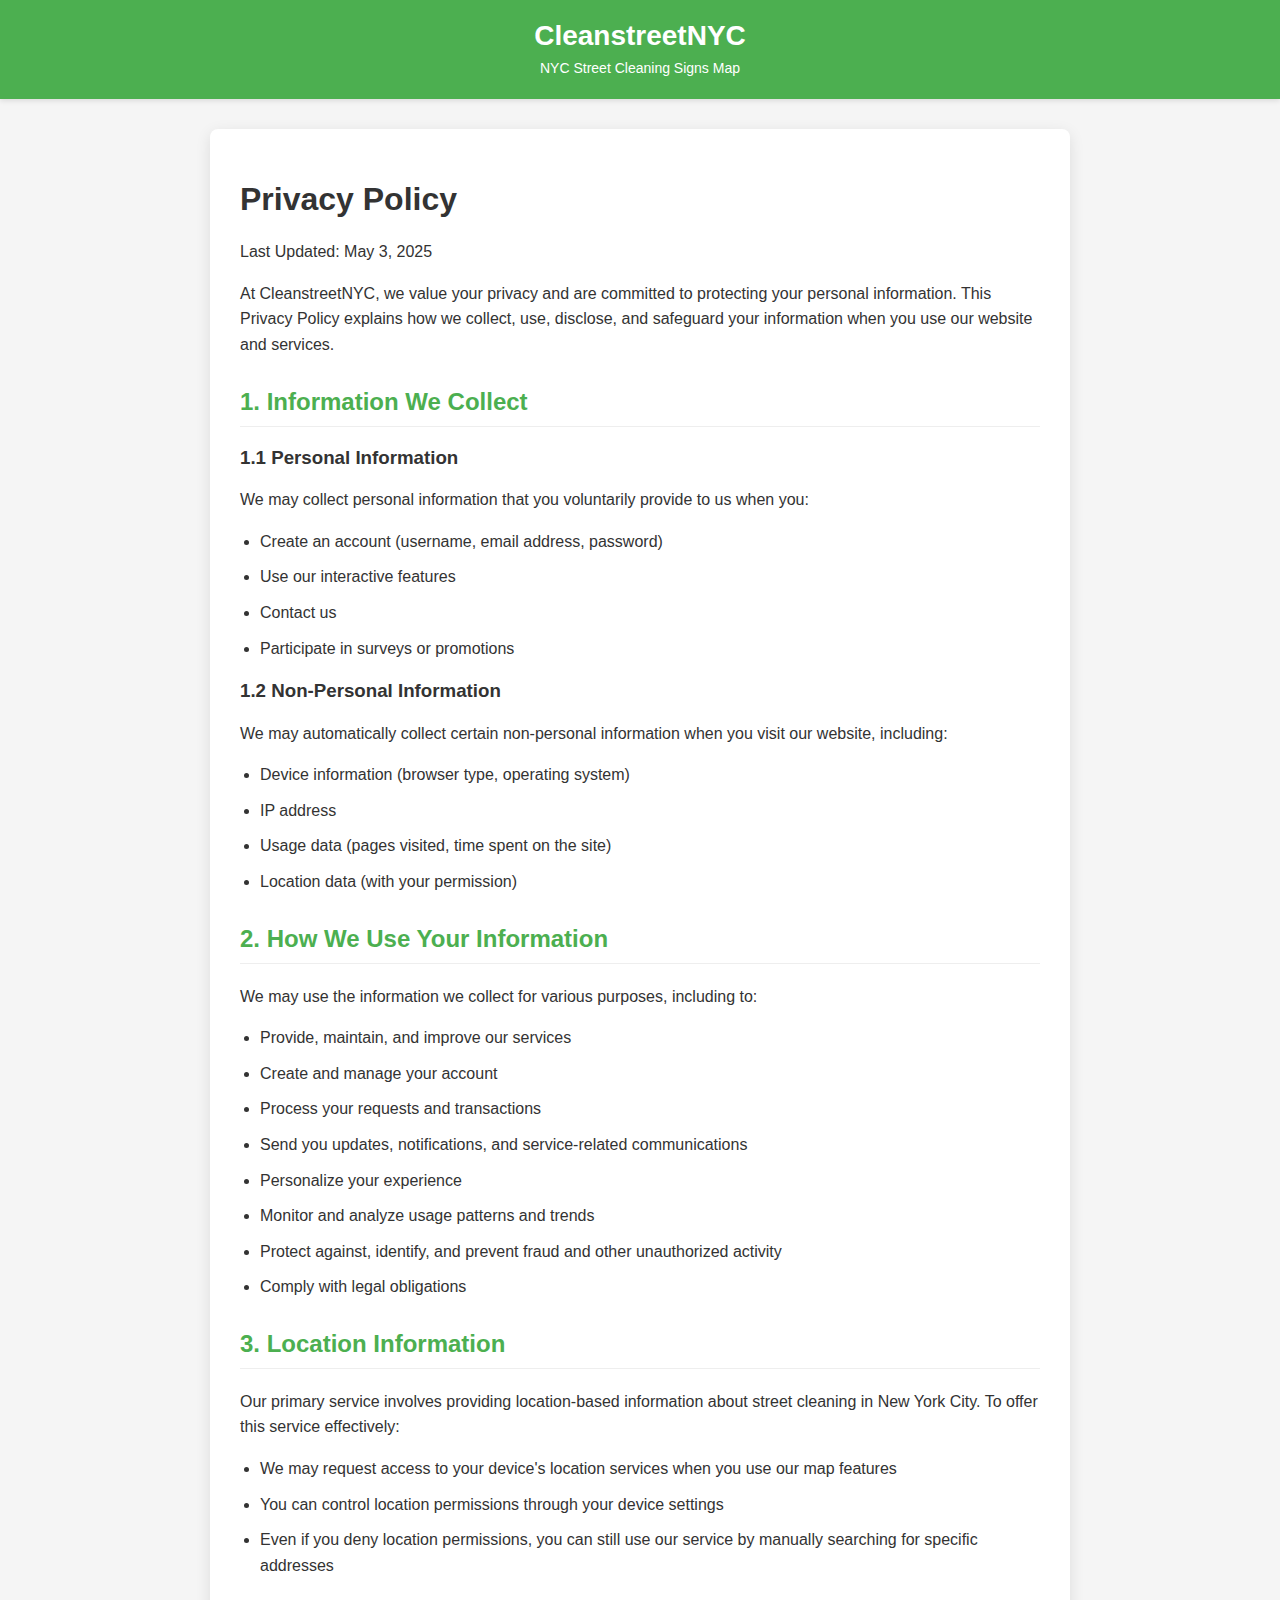
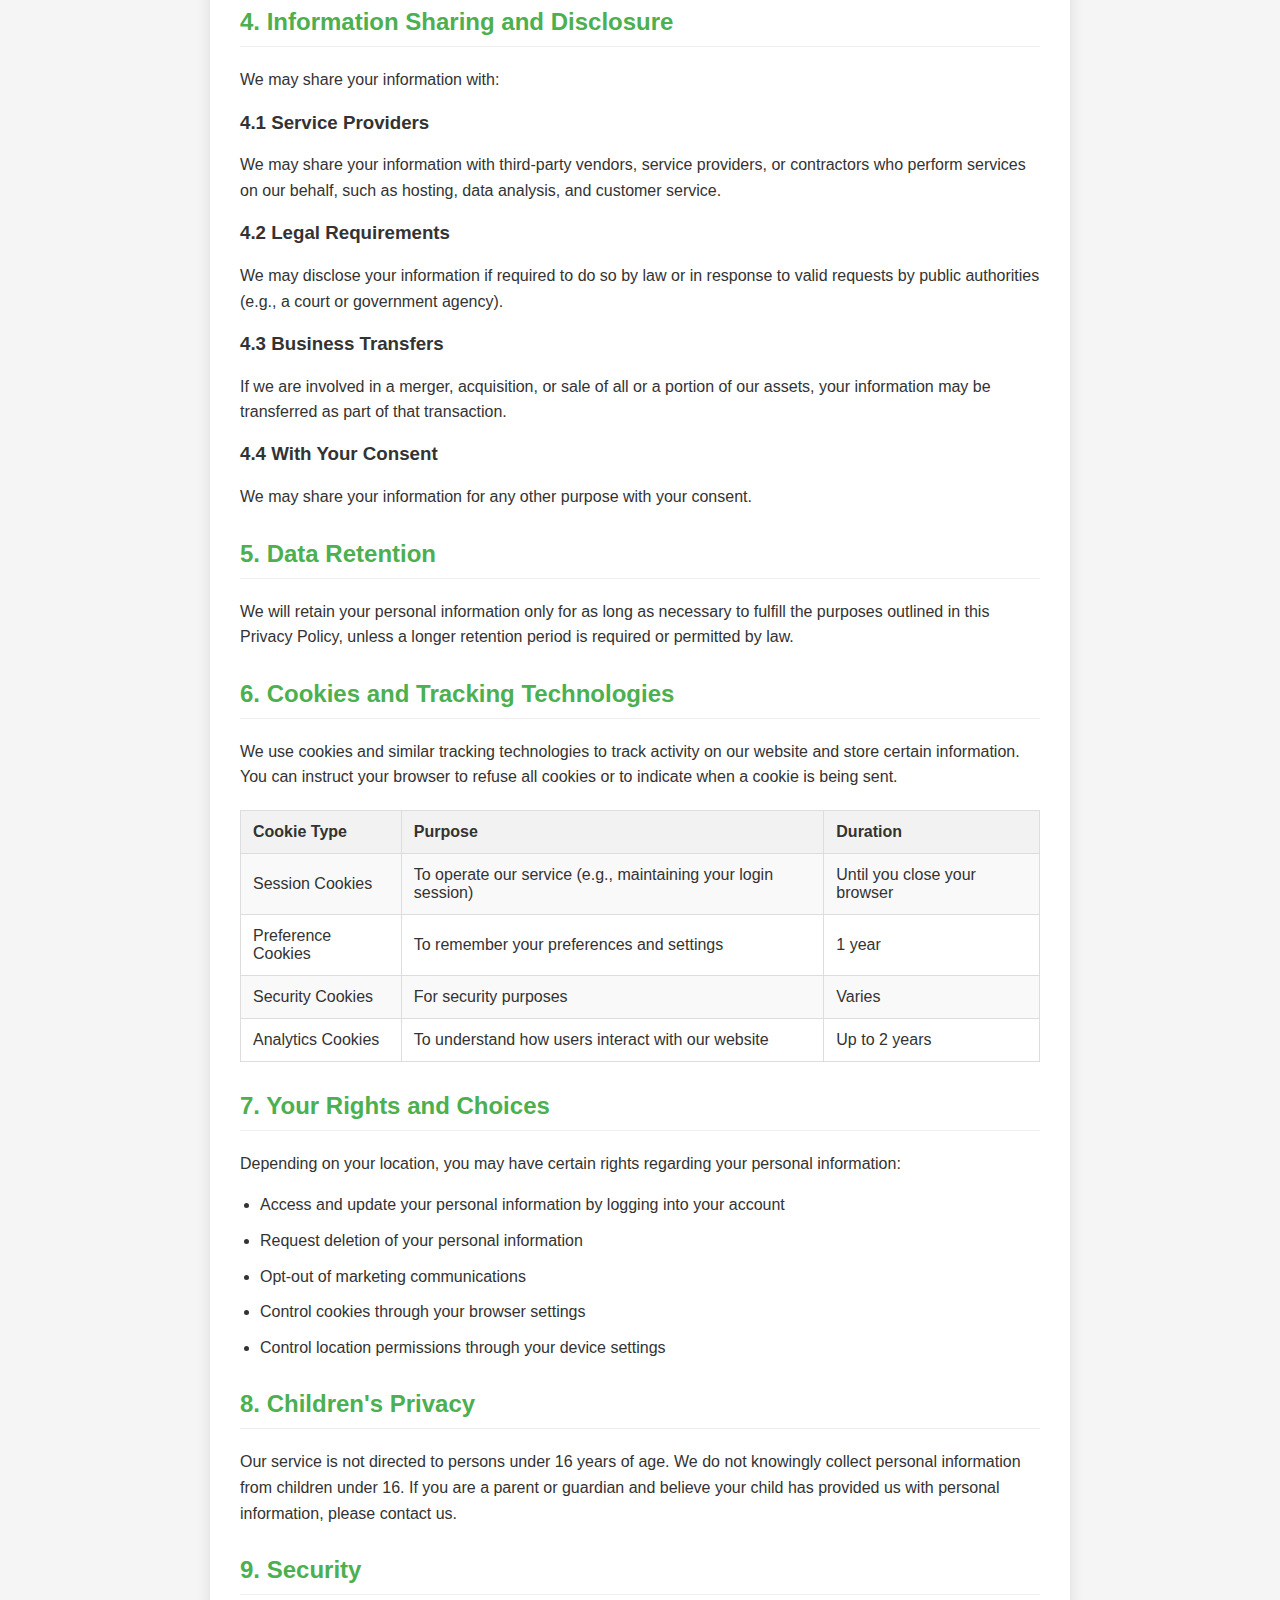
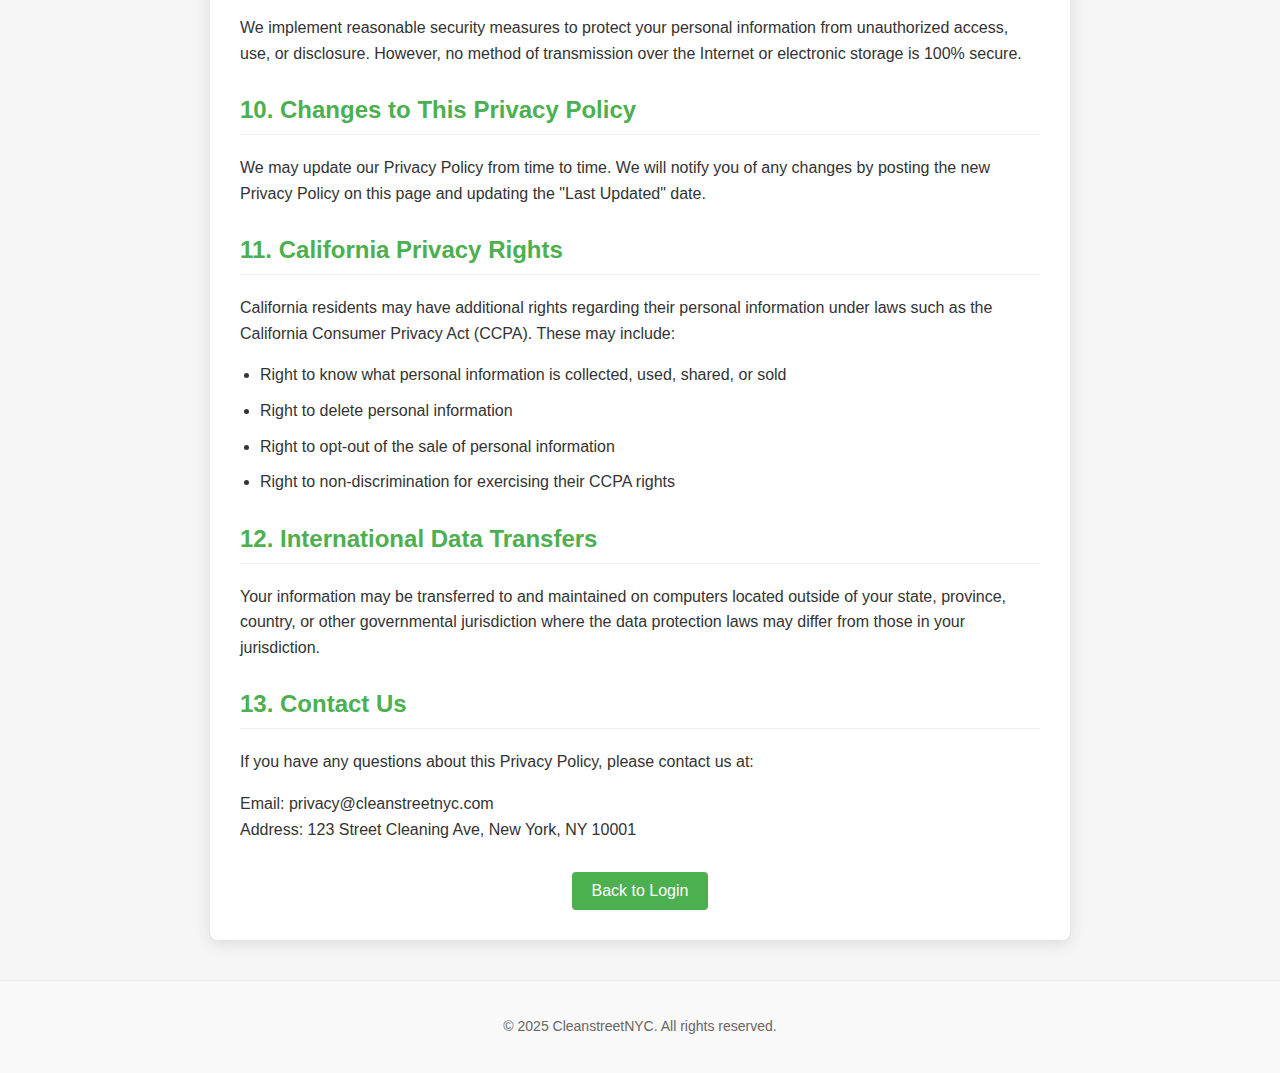
<file: privacy.html>
<!DOCTYPE html>
<html lang="en">
<head>
    <meta charset="UTF-8">
    <meta name="viewport" content="width=device-width, initial-scale=1.0">
    <title>CleanstreetNYC - Privacy Policy</title>
    
    <style>
        body {
            margin: 0;
            padding: 0;
            font-family: Arial, sans-serif;
            background-color: #f5f5f5;
            color: #333;
        }
        
        .header {
            background-color: #4CAF50;
            color: white;
            padding: 20px 0;
            text-align: center;
            box-shadow: 0 2px 5px rgba(0, 0, 0, 0.1);
        }
        
        .header h1 {
            margin: 0;
            font-size: 28px;
        }
        
        .header p {
            margin: 5px 0 0 0;
            font-size: 14px;
        }
        
        .container {
            max-width: 800px;
            margin: 30px auto;
            padding: 30px;
            background-color: white;
            border-radius: 8px;
            box-shadow: 0 4px 15px rgba(0, 0, 0, 0.1);
        }
        
        h2 {
            color: #4CAF50;
            border-bottom: 1px solid #eee;
            padding-bottom: 10px;
            margin-top: 30px;
        }
        
        p {
            line-height: 1.6;
            margin-bottom: 15px;
        }
        
        ul {
            padding-left: 20px;
        }
        
        li {
            margin-bottom: 10px;
            line-height: 1.6;
        }
        
        .back-button {
            display: block;
            text-align: center;
            margin-top: 30px;
        }
        
        .back-button a {
            display: inline-block;
            padding: 10px 20px;
            background-color: #4CAF50;
            color: white;
            text-decoration: none;
            border-radius: 4px;
            transition: background-color 0.3s;
        }
        
        .back-button a:hover {
            background-color: #45a049;
        }
        
        .footer {
            text-align: center;
            padding: 20px;
            color: #666;
            font-size: 14px;
            background-color: #f9f9f9;
            margin-top: 40px;
            border-top: 1px solid #eee;
        }
        
        table {
            width: 100%;
            border-collapse: collapse;
            margin: 20px 0;
        }
        
        table, th, td {
            border: 1px solid #ddd;
        }
        
        th, td {
            padding: 12px;
            text-align: left;
        }
        
        th {
            background-color: #f2f2f2;
        }
        
        tr:nth-child(even) {
            background-color: #f9f9f9;
        }
    </style>
</head>
<body>
    <div class="header">
        <h1>CleanstreetNYC</h1>
        <p>NYC Street Cleaning Signs Map</p>
    </div>
    
    <div class="container">
        <h1>Privacy Policy</h1>
        
        <p>Last Updated: May 3, 2025</p>
        
        <p>At CleanstreetNYC, we value your privacy and are committed to protecting your personal information. This Privacy Policy explains how we collect, use, disclose, and safeguard your information when you use our website and services.</p>
        
        <h2>1. Information We Collect</h2>
        
        <h3>1.1 Personal Information</h3>
        <p>We may collect personal information that you voluntarily provide to us when you:</p>
        <ul>
            <li>Create an account (username, email address, password)</li>
            <li>Use our interactive features</li>
            <li>Contact us</li>
            <li>Participate in surveys or promotions</li>
        </ul>
        
        <h3>1.2 Non-Personal Information</h3>
        <p>We may automatically collect certain non-personal information when you visit our website, including:</p>
        <ul>
            <li>Device information (browser type, operating system)</li>
            <li>IP address</li>
            <li>Usage data (pages visited, time spent on the site)</li>
            <li>Location data (with your permission)</li>
        </ul>
        
        <h2>2. How We Use Your Information</h2>
        <p>We may use the information we collect for various purposes, including to:</p>
        <ul>
            <li>Provide, maintain, and improve our services</li>
            <li>Create and manage your account</li>
            <li>Process your requests and transactions</li>
            <li>Send you updates, notifications, and service-related communications</li>
            <li>Personalize your experience</li>
            <li>Monitor and analyze usage patterns and trends</li>
            <li>Protect against, identify, and prevent fraud and other unauthorized activity</li>
            <li>Comply with legal obligations</li>
        </ul>
        
        <h2>3. Location Information</h2>
        <p>Our primary service involves providing location-based information about street cleaning in New York City. To offer this service effectively:</p>
        <ul>
            <li>We may request access to your device's location services when you use our map features</li>
            <li>You can control location permissions through your device settings</li>
            <li>Even if you deny location permissions, you can still use our service by manually searching for specific addresses</li>
        </ul>
        
        <h2>4. Information Sharing and Disclosure</h2>
        <p>We may share your information with:</p>
        
        <h3>4.1 Service Providers</h3>
        <p>We may share your information with third-party vendors, service providers, or contractors who perform services on our behalf, such as hosting, data analysis, and customer service.</p>
        
        <h3>4.2 Legal Requirements</h3>
        <p>We may disclose your information if required to do so by law or in response to valid requests by public authorities (e.g., a court or government agency).</p>
        
        <h3>4.3 Business Transfers</h3>
        <p>If we are involved in a merger, acquisition, or sale of all or a portion of our assets, your information may be transferred as part of that transaction.</p>
        
        <h3>4.4 With Your Consent</h3>
        <p>We may share your information for any other purpose with your consent.</p>
        
        <h2>5. Data Retention</h2>
        <p>We will retain your personal information only for as long as necessary to fulfill the purposes outlined in this Privacy Policy, unless a longer retention period is required or permitted by law.</p>
        
        <h2>6. Cookies and Tracking Technologies</h2>
        <p>We use cookies and similar tracking technologies to track activity on our website and store certain information. You can instruct your browser to refuse all cookies or to indicate when a cookie is being sent.</p>
        
        <table>
            <tr>
                <th>Cookie Type</th>
                <th>Purpose</th>
                <th>Duration</th>
            </tr>
            <tr>
                <td>Session Cookies</td>
                <td>To operate our service (e.g., maintaining your login session)</td>
                <td>Until you close your browser</td>
            </tr>
            <tr>
                <td>Preference Cookies</td>
                <td>To remember your preferences and settings</td>
                <td>1 year</td>
            </tr>
            <tr>
                <td>Security Cookies</td>
                <td>For security purposes</td>
                <td>Varies</td>
            </tr>
            <tr>
                <td>Analytics Cookies</td>
                <td>To understand how users interact with our website</td>
                <td>Up to 2 years</td>
            </tr>
        </table>
        
        <h2>7. Your Rights and Choices</h2>
        <p>Depending on your location, you may have certain rights regarding your personal information:</p>
        <ul>
            <li>Access and update your personal information by logging into your account</li>
            <li>Request deletion of your personal information</li>
            <li>Opt-out of marketing communications</li>
            <li>Control cookies through your browser settings</li>
            <li>Control location permissions through your device settings</li>
        </ul>
        
        <h2>8. Children's Privacy</h2>
        <p>Our service is not directed to persons under 16 years of age. We do not knowingly collect personal information from children under 16. If you are a parent or guardian and believe your child has provided us with personal information, please contact us.</p>
        
        <h2>9. Security</h2>
        <p>We implement reasonable security measures to protect your personal information from unauthorized access, use, or disclosure. However, no method of transmission over the Internet or electronic storage is 100% secure.</p>
        
        <h2>10. Changes to This Privacy Policy</h2>
        <p>We may update our Privacy Policy from time to time. We will notify you of any changes by posting the new Privacy Policy on this page and updating the "Last Updated" date.</p>
        
        <h2>11. California Privacy Rights</h2>
        <p>California residents may have additional rights regarding their personal information under laws such as the California Consumer Privacy Act (CCPA). These may include:</p>
        <ul>
            <li>Right to know what personal information is collected, used, shared, or sold</li>
            <li>Right to delete personal information</li>
            <li>Right to opt-out of the sale of personal information</li>
            <li>Right to non-discrimination for exercising their CCPA rights</li>
        </ul>
        
        <h2>12. International Data Transfers</h2>
        <p>Your information may be transferred to and maintained on computers located outside of your state, province, country, or other governmental jurisdiction where the data protection laws may differ from those in your jurisdiction.</p>
        
        <h2>13. Contact Us</h2>
        <p>If you have any questions about this Privacy Policy, please contact us at:</p>
        <p>
            Email: privacy@cleanstreetnyc.com<br>
            Address: 123 Street Cleaning Ave, New York, NY 10001
        </p>
        
        <div class="back-button">
            <a href="login.html">Back to Login</a>
        </div>
    </div>
    
    <div class="footer">
        <p>&copy; 2025 CleanstreetNYC. All rights reserved.</p>
    </div>
</body>
</html>
</file>
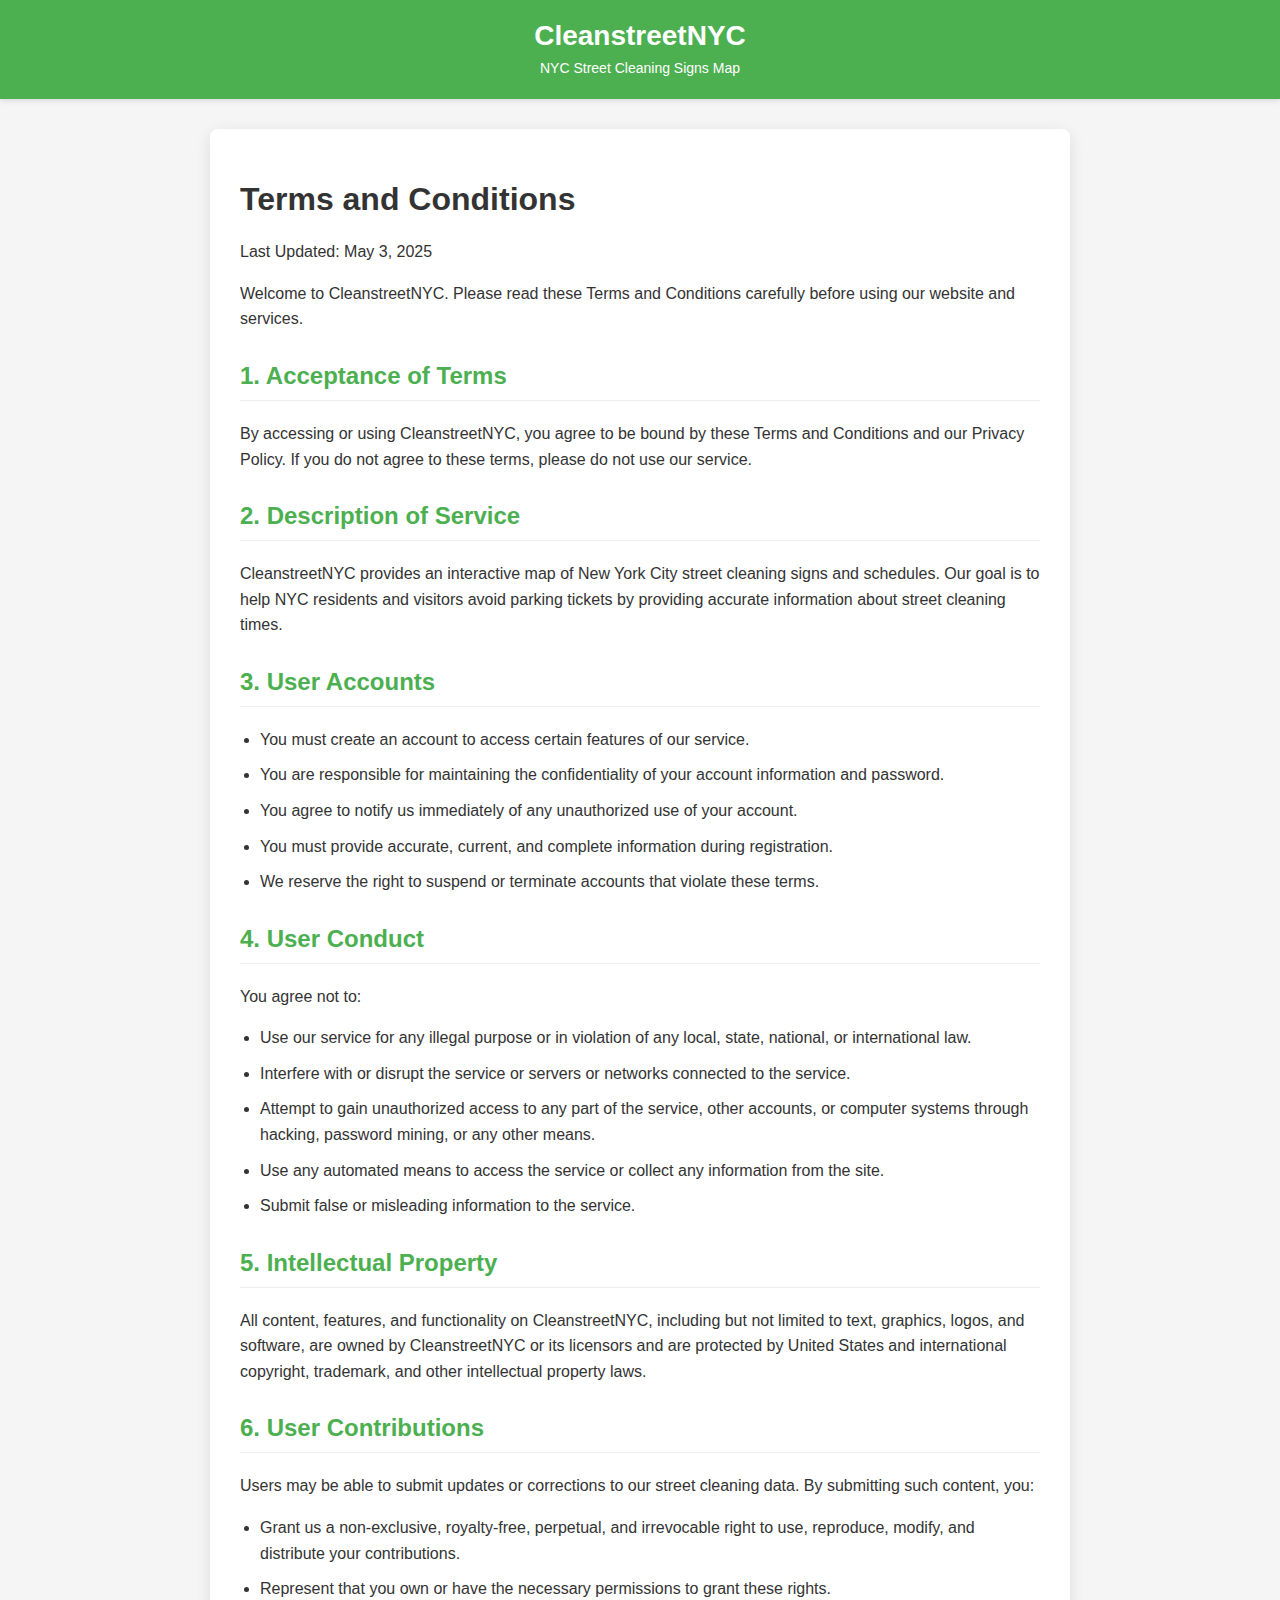
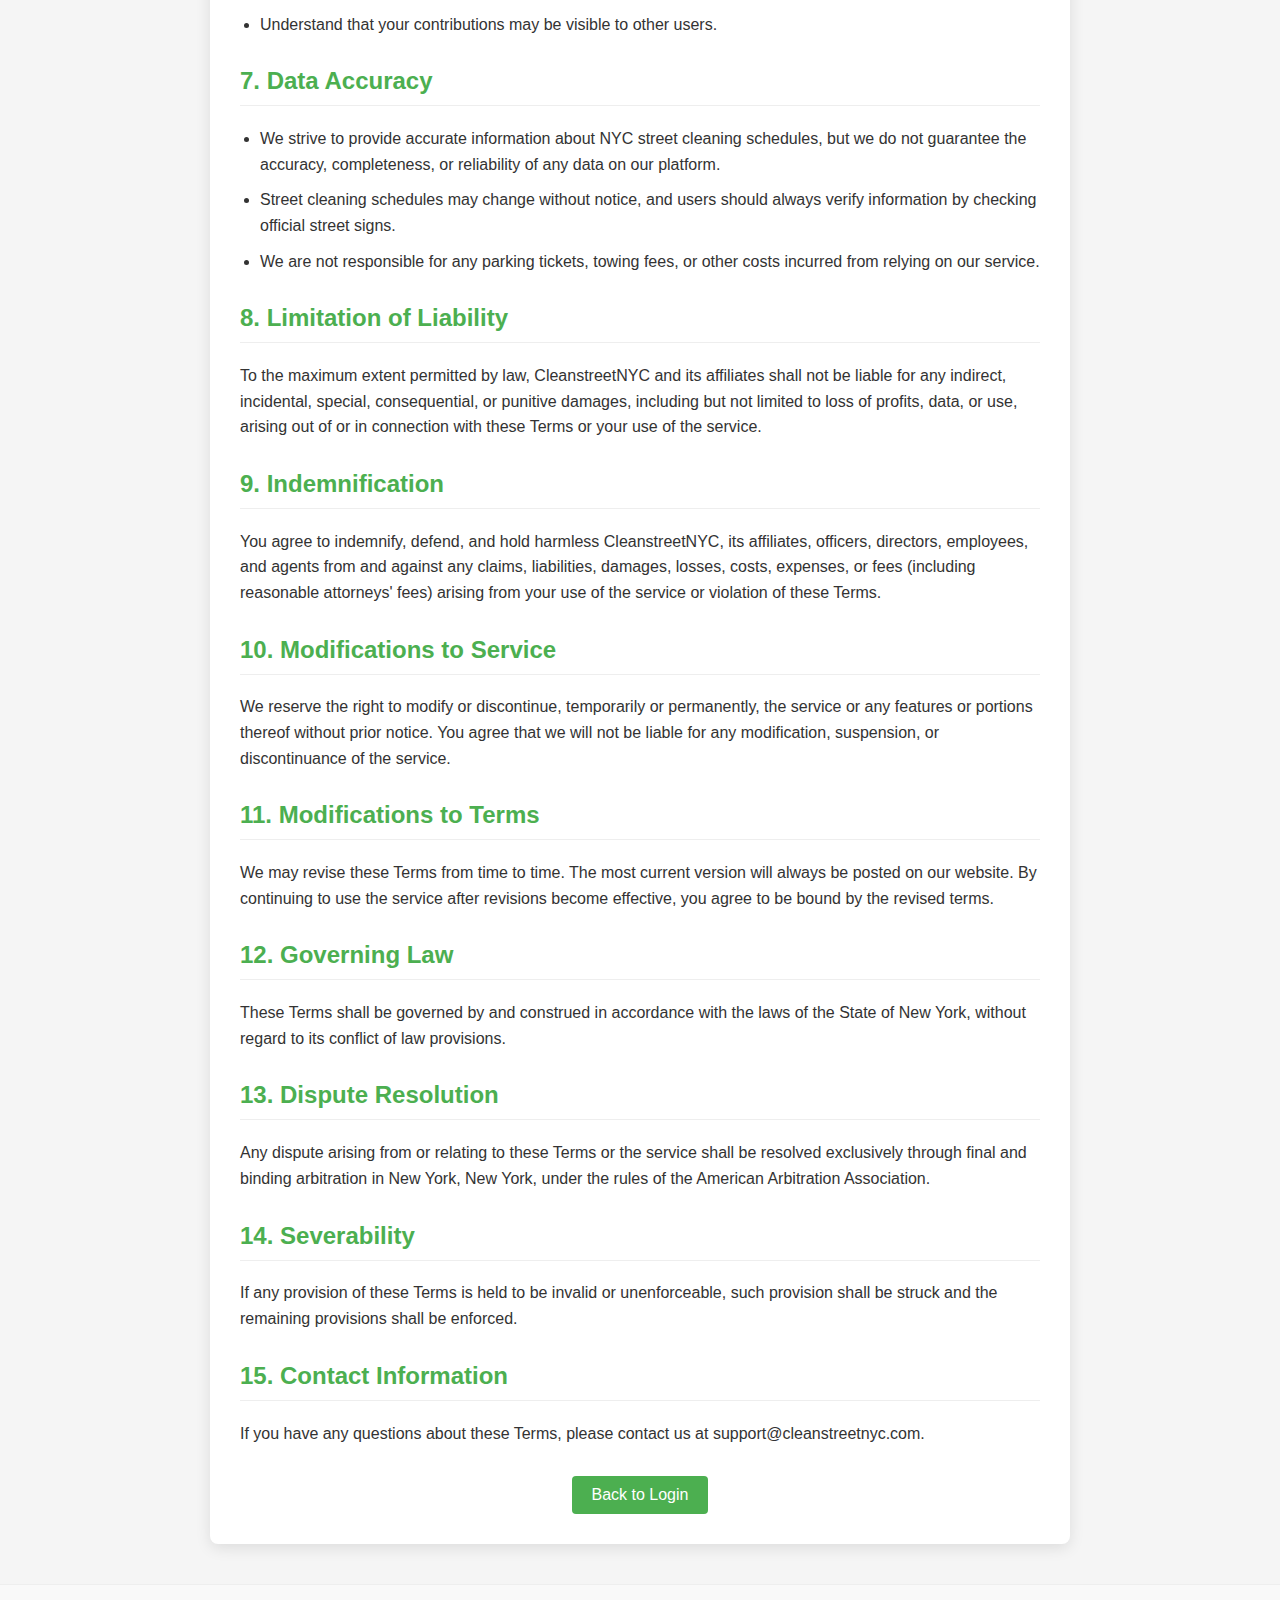
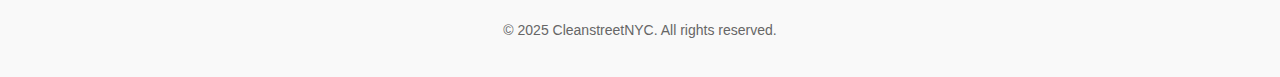
<file: tac.html>
<!DOCTYPE html>
<html lang="en">
<head>
    <meta charset="UTF-8">
    <meta name="viewport" content="width=device-width, initial-scale=1.0">
    <title>CleanstreetNYC - Terms and Conditions</title>
    
    <style>
        body {
            margin: 0;
            padding: 0;
            font-family: Arial, sans-serif;
            background-color: #f5f5f5;
            color: #333;
        }
        
        .header {
            background-color: #4CAF50;
            color: white;
            padding: 20px 0;
            text-align: center;
            box-shadow: 0 2px 5px rgba(0, 0, 0, 0.1);
        }
        
        .header h1 {
            margin: 0;
            font-size: 28px;
        }
        
        .header p {
            margin: 5px 0 0 0;
            font-size: 14px;
        }
        
        .container {
            max-width: 800px;
            margin: 30px auto;
            padding: 30px;
            background-color: white;
            border-radius: 8px;
            box-shadow: 0 4px 15px rgba(0, 0, 0, 0.1);
        }
        
        h2 {
            color: #4CAF50;
            border-bottom: 1px solid #eee;
            padding-bottom: 10px;
            margin-top: 30px;
        }
        
        p {
            line-height: 1.6;
            margin-bottom: 15px;
        }
        
        ul {
            padding-left: 20px;
        }
        
        li {
            margin-bottom: 10px;
            line-height: 1.6;
        }
        
        .back-button {
            display: block;
            text-align: center;
            margin-top: 30px;
        }
        
        .back-button a {
            display: inline-block;
            padding: 10px 20px;
            background-color: #4CAF50;
            color: white;
            text-decoration: none;
            border-radius: 4px;
            transition: background-color 0.3s;
        }
        
        .back-button a:hover {
            background-color: #45a049;
        }
        
        .footer {
            text-align: center;
            padding: 20px;
            color: #666;
            font-size: 14px;
            background-color: #f9f9f9;
            margin-top: 40px;
            border-top: 1px solid #eee;
        }
    </style>
</head>
<body>
    <div class="header">
        <h1>CleanstreetNYC</h1>
        <p>NYC Street Cleaning Signs Map</p>
    </div>
    
    <div class="container">
        <h1>Terms and Conditions</h1>
        
        <p>Last Updated: May 3, 2025</p>
        
        <p>Welcome to CleanstreetNYC. Please read these Terms and Conditions carefully before using our website and services.</p>
        
        <h2>1. Acceptance of Terms</h2>
        <p>By accessing or using CleanstreetNYC, you agree to be bound by these Terms and Conditions and our Privacy Policy. If you do not agree to these terms, please do not use our service.</p>
        
        <h2>2. Description of Service</h2>
        <p>CleanstreetNYC provides an interactive map of New York City street cleaning signs and schedules. Our goal is to help NYC residents and visitors avoid parking tickets by providing accurate information about street cleaning times.</p>
        
        <h2>3. User Accounts</h2>
        <ul>
            <li>You must create an account to access certain features of our service.</li>
            <li>You are responsible for maintaining the confidentiality of your account information and password.</li>
            <li>You agree to notify us immediately of any unauthorized use of your account.</li>
            <li>You must provide accurate, current, and complete information during registration.</li>
            <li>We reserve the right to suspend or terminate accounts that violate these terms.</li>
        </ul>
        
        <h2>4. User Conduct</h2>
        <p>You agree not to:</p>
        <ul>
            <li>Use our service for any illegal purpose or in violation of any local, state, national, or international law.</li>
            <li>Interfere with or disrupt the service or servers or networks connected to the service.</li>
            <li>Attempt to gain unauthorized access to any part of the service, other accounts, or computer systems through hacking, password mining, or any other means.</li>
            <li>Use any automated means to access the service or collect any information from the site.</li>
            <li>Submit false or misleading information to the service.</li>
        </ul>
        
        <h2>5. Intellectual Property</h2>
        <p>All content, features, and functionality on CleanstreetNYC, including but not limited to text, graphics, logos, and software, are owned by CleanstreetNYC or its licensors and are protected by United States and international copyright, trademark, and other intellectual property laws.</p>
        
        <h2>6. User Contributions</h2>
        <p>Users may be able to submit updates or corrections to our street cleaning data. By submitting such content, you:</p>
        <ul>
            <li>Grant us a non-exclusive, royalty-free, perpetual, and irrevocable right to use, reproduce, modify, and distribute your contributions.</li>
            <li>Represent that you own or have the necessary permissions to grant these rights.</li>
            <li>Understand that your contributions may be visible to other users.</li>
        </ul>
        
        <h2>7. Data Accuracy</h2>
        <ul>
            <li>We strive to provide accurate information about NYC street cleaning schedules, but we do not guarantee the accuracy, completeness, or reliability of any data on our platform.</li>
            <li>Street cleaning schedules may change without notice, and users should always verify information by checking official street signs.</li>
            <li>We are not responsible for any parking tickets, towing fees, or other costs incurred from relying on our service.</li>
        </ul>
        
        <h2>8. Limitation of Liability</h2>
        <p>To the maximum extent permitted by law, CleanstreetNYC and its affiliates shall not be liable for any indirect, incidental, special, consequential, or punitive damages, including but not limited to loss of profits, data, or use, arising out of or in connection with these Terms or your use of the service.</p>
        
        <h2>9. Indemnification</h2>
        <p>You agree to indemnify, defend, and hold harmless CleanstreetNYC, its affiliates, officers, directors, employees, and agents from and against any claims, liabilities, damages, losses, costs, expenses, or fees (including reasonable attorneys' fees) arising from your use of the service or violation of these Terms.</p>
        
        <h2>10. Modifications to Service</h2>
        <p>We reserve the right to modify or discontinue, temporarily or permanently, the service or any features or portions thereof without prior notice. You agree that we will not be liable for any modification, suspension, or discontinuance of the service.</p>
        
        <h2>11. Modifications to Terms</h2>
        <p>We may revise these Terms from time to time. The most current version will always be posted on our website. By continuing to use the service after revisions become effective, you agree to be bound by the revised terms.</p>
        
        <h2>12. Governing Law</h2>
        <p>These Terms shall be governed by and construed in accordance with the laws of the State of New York, without regard to its conflict of law provisions.</p>
        
        <h2>13. Dispute Resolution</h2>
        <p>Any dispute arising from or relating to these Terms or the service shall be resolved exclusively through final and binding arbitration in New York, New York, under the rules of the American Arbitration Association.</p>
        
        <h2>14. Severability</h2>
        <p>If any provision of these Terms is held to be invalid or unenforceable, such provision shall be struck and the remaining provisions shall be enforced.</p>
        
        <h2>15. Contact Information</h2>
        <p>If you have any questions about these Terms, please contact us at support@cleanstreetnyc.com.</p>
        
        <div class="back-button">
            <a href="login.html">Back to Login</a>
        </div>
    </div>
    
    <div class="footer">
        <p>&copy; 2025 CleanstreetNYC. All rights reserved.</p>
    </div>
</body>
</html>
</file>
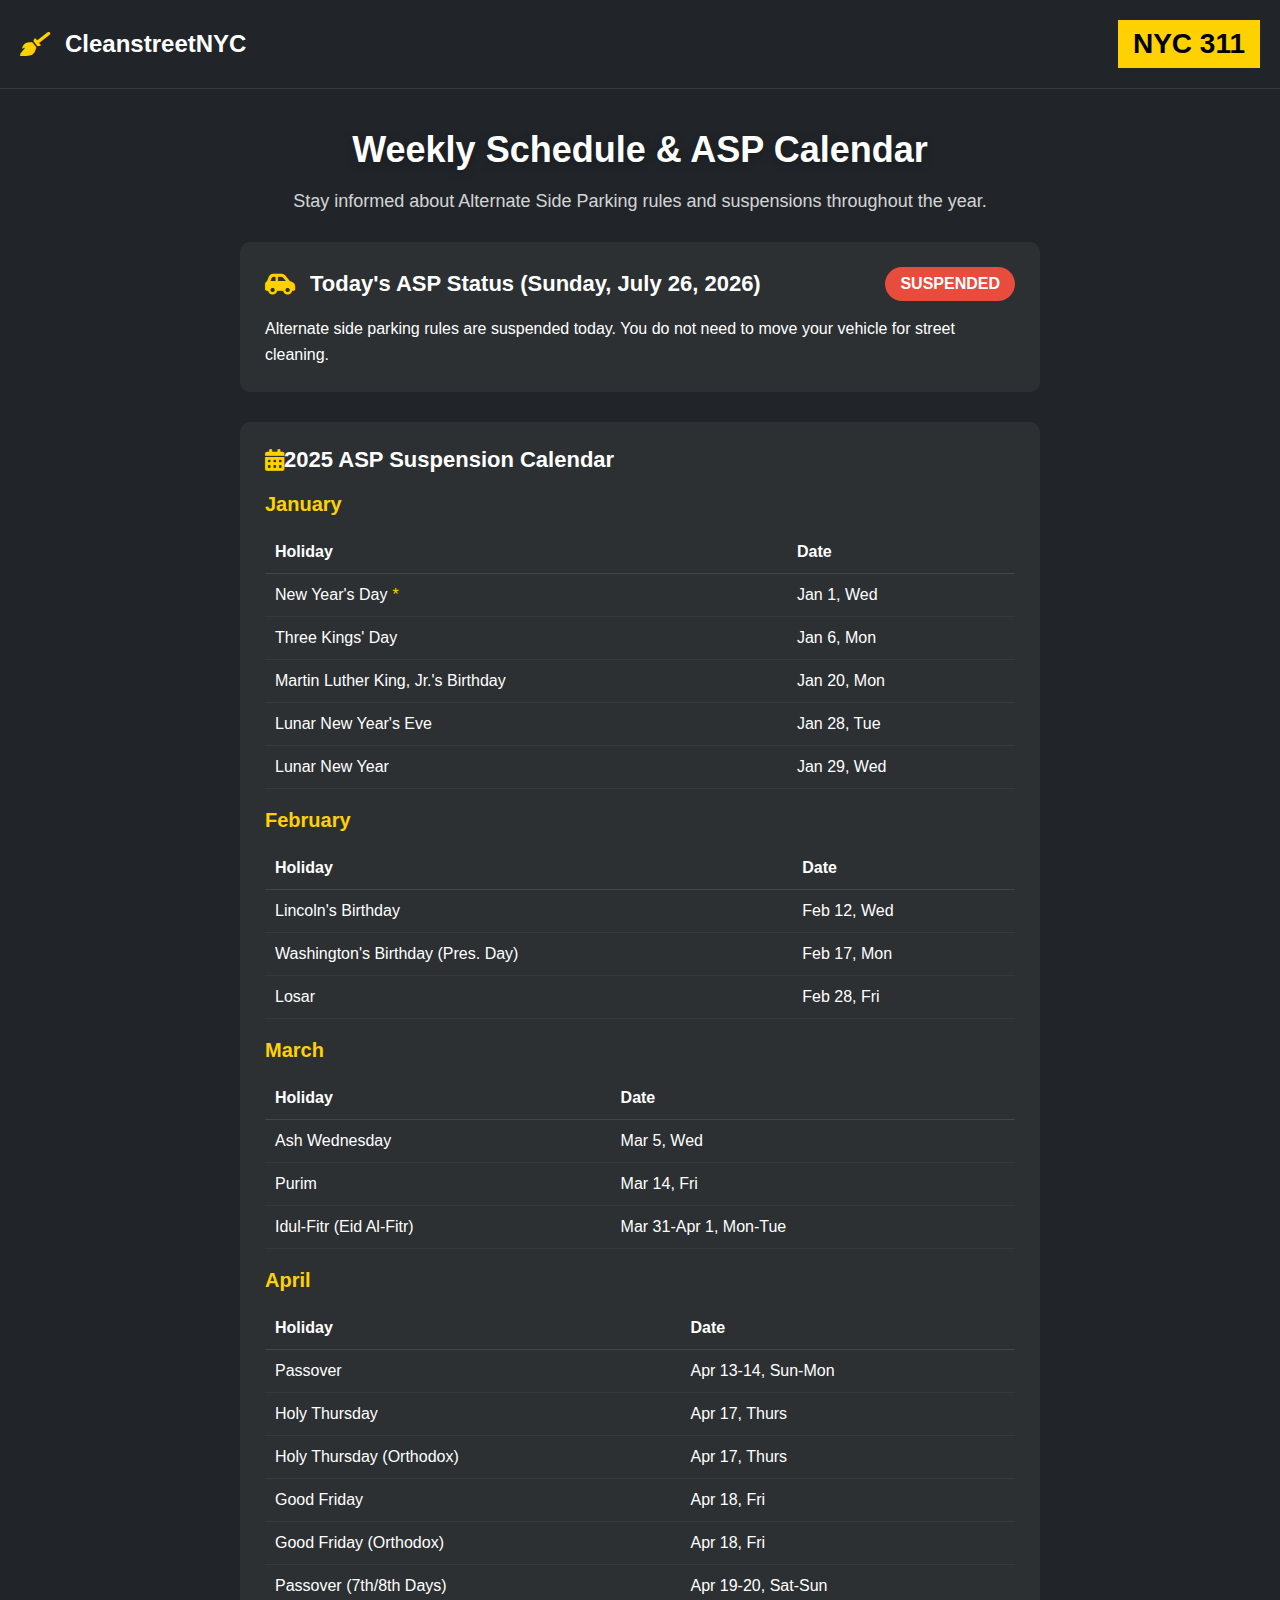
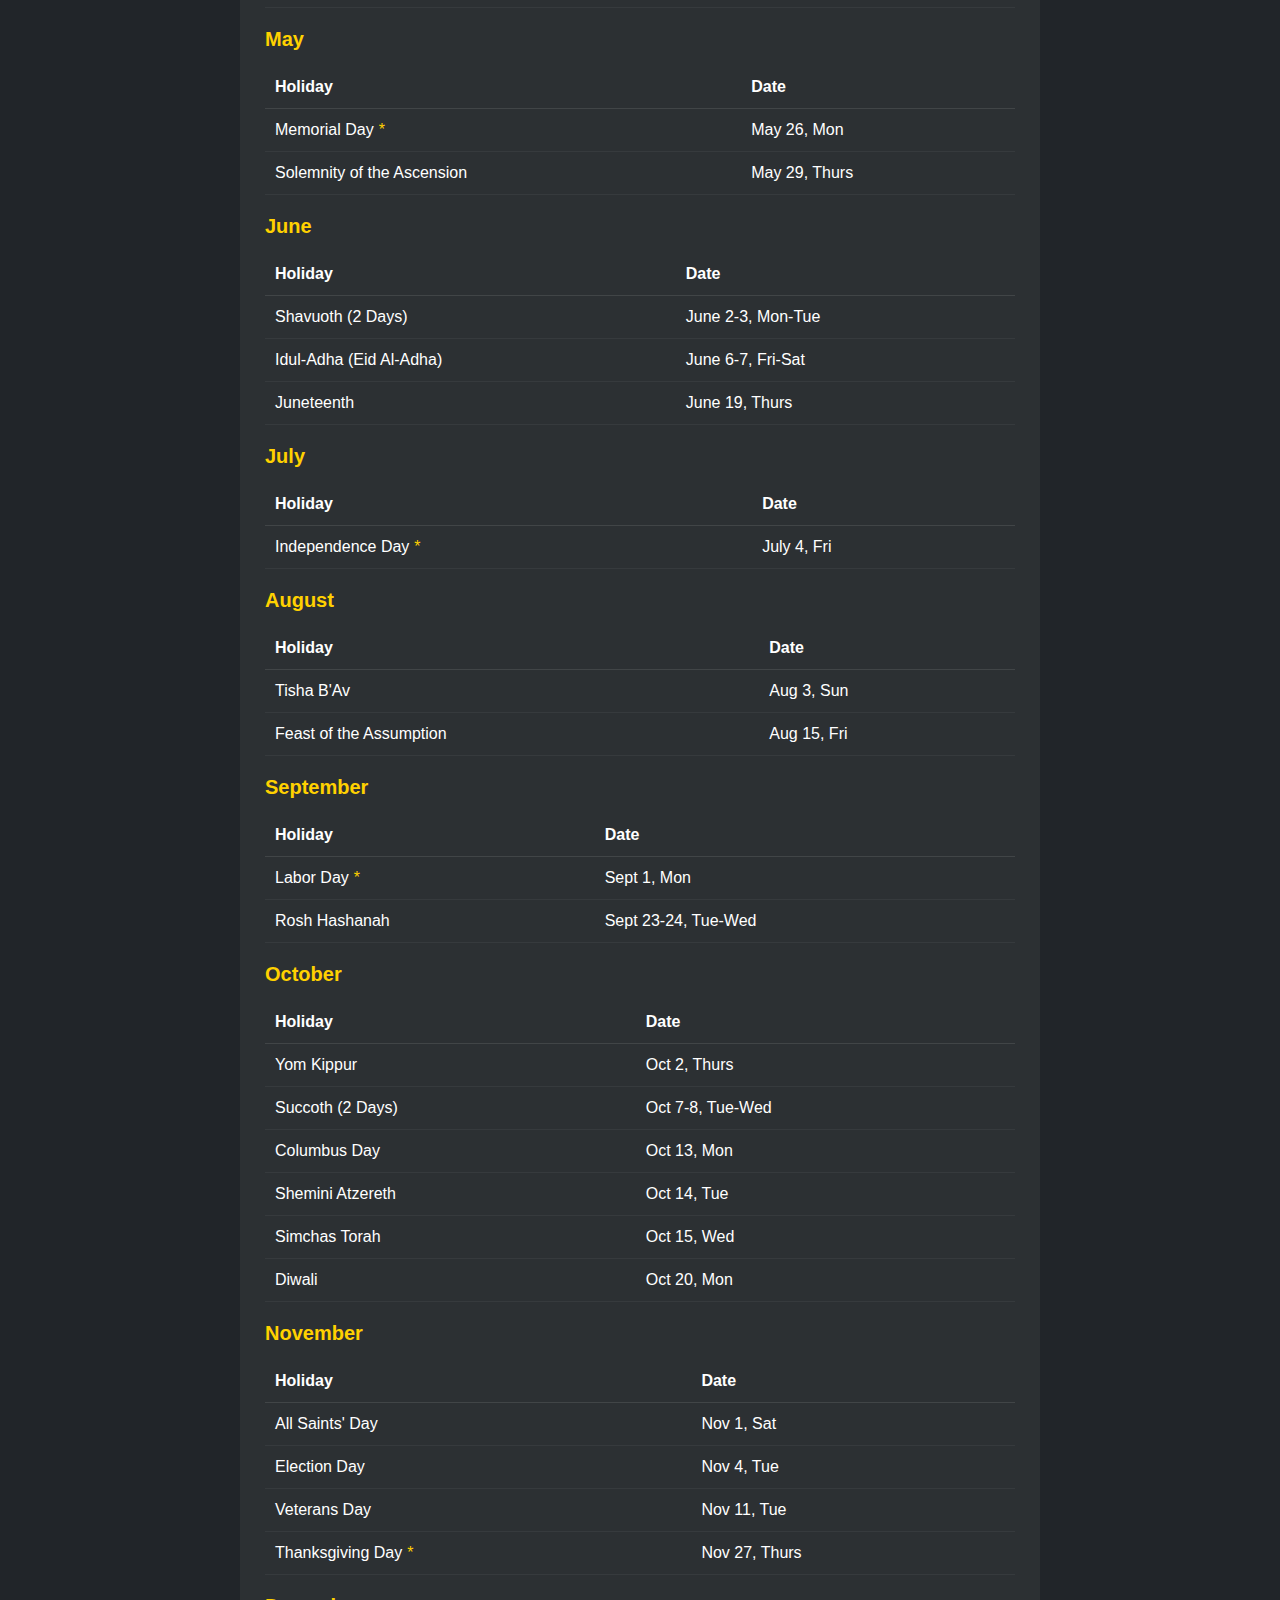
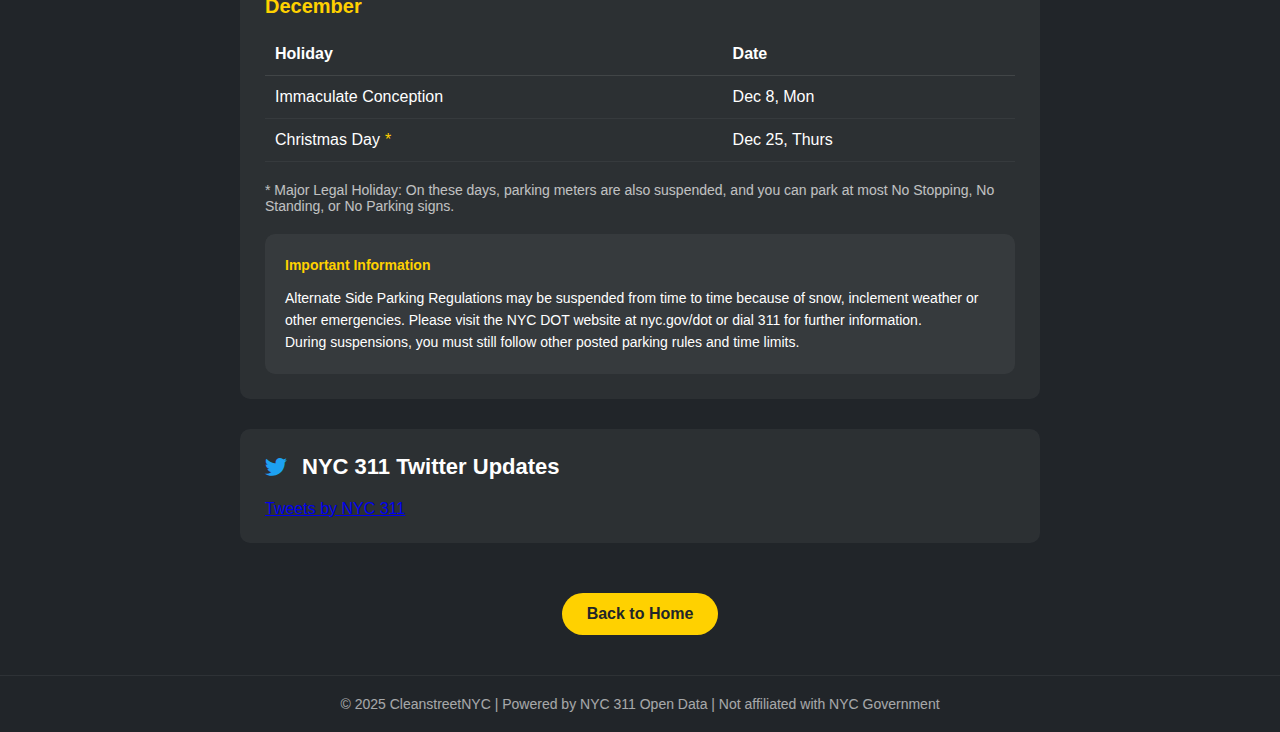
<file: weekly-schedule.html>
<!DOCTYPE html>
<html lang="en">
<head>
    <meta charset="UTF-8">
    <meta name="viewport" content="width=device-width, initial-scale=1.0">
    <title>CleanstreetNYC - Weekly Schedule & ASP Calendar</title>
    <style>
        * {
            margin: 0;
            padding: 0;
            box-sizing: border-box;
            font-family: 'Arial', sans-serif;
        }
        
        body {
            background-color: #212529; /* Dark background */
            color: white;
            min-height: 100vh;
            display: flex;
            flex-direction: column;
        }
        
        .header {
            padding: 20px;
            display: flex;
            justify-content: space-between;
            align-items: center;
            border-bottom: 1px solid rgba(255,255,255,0.1);
        }
        
        .logo {
            display: flex;
            align-items: center;
            text-decoration: none;
            color: white;
        }
        
        .logo-text {
            font-size: 24px;
            font-weight: bold;
            margin-left: 15px;
        }
        
        .yellow-box {
            background-color: #ffd100; /* NYC yellow */
            color: black;
            padding: 8px 15px;
            font-weight: bold;
            font-size: 28px;
        }
        
        .main-content {
            flex: 1;
            display: flex;
            flex-direction: column;
            align-items: center;
            padding: 40px 20px;
        }
        
        .page-title {
            font-size: 36px;
            font-weight: bold;
            margin-bottom: 20px;
            text-align: center;
            text-shadow: 0 2px 10px rgba(0,0,0,0.3);
        }
        
        .subtitle {
            font-size: 18px;
            margin-bottom: 30px;
            opacity: 0.8;
            max-width: 800px;
            text-align: center;
        }
        
        .asp-status {
            background-color: rgba(255,255,255,0.05);
            border-radius: 10px;
            padding: 25px;
            margin-bottom: 30px;
            width: 100%;
            max-width: 800px;
        }
        
        .status-header {
            display: flex;
            align-items: center;
            margin-bottom: 15px;
        }
        
        .status-title {
            font-size: 22px;
            font-weight: bold;
        }
        
        .status-icon {
            margin-right: 15px;
            font-size: 24px;
        }
        
        .status-indicator {
            margin-left: auto;
            padding: 8px 15px;
            border-radius: 20px;
            font-weight: bold;
        }
        
        .status-active {
            background-color: #27AE60;
        }
        
        .status-suspended {
            background-color: #E74C3C;
        }
        
        .status-details {
            line-height: 1.6;
        }
        
        .calendar-container {
            width: 100%;
            max-width: 800px;
            background-color: rgba(255,255,255,0.05);
            border-radius: 10px;
            padding: 25px;
            margin-bottom: 30px;
        }
        
        .twitter-feed {
            width: 100%;
            max-width: 800px;
            background-color: rgba(255,255,255,0.05);
            border-radius: 10px;
            padding: 25px;
            margin-bottom: 30px;
        }
        
        .feed-title {
            font-size: 22px;
            font-weight: bold;
            margin-bottom: 20px;
            display: flex;
            align-items: center;
        }
        
        .feed-icon {
            margin-right: 15px;
            color: #1DA1F2;
        }
        
        .month-title {
            font-size: 20px;
            font-weight: bold;
            margin: 20px 0 15px;
            color: #ffd100;
        }
        
        .suspension-table {
            width: 100%;
            border-collapse: collapse;
            margin-bottom: 20px;
        }
        
        .suspension-table th {
            text-align: left;
            padding: 12px 10px;
            border-bottom: 1px solid rgba(255,255,255,0.1);
            font-weight: bold;
        }
        
        .suspension-table td {
            padding: 12px 10px;
            border-bottom: 1px solid rgba(255,255,255,0.05);
        }
        
        .major-holiday {
            position: relative;
        }
        
        .major-holiday::after {
            content: "*";
            color: #ffd100;
            margin-left: 5px;
        }
        
        .legend {
            margin-top: 15px;
            font-size: 14px;
            opacity: 0.7;
        }
        
        .buttons {
            display: flex;
            gap: 20px;
            margin-top: 20px;
        }
        
        .btn {
            padding: 12px 25px;
            font-size: 16px;
            border-radius: 30px;
            cursor: pointer;
            text-decoration: none;
            font-weight: bold;
            transition: all 0.3s ease;
        }
        
        .btn-primary {
            background-color: #ffd100; /* NYC yellow */
            color: #212529;
            border: none;
        }
        
        .btn-primary:hover {
            background-color: #e6bd00;
            transform: translateY(-3px);
            box-shadow: 0 10px 20px rgba(0,0,0,0.2);
        }
        
        .footer {
            padding: 20px;
            text-align: center;
            border-top: 1px solid rgba(255,255,255,0.1);
            font-size: 14px;
            opacity: 0.6;
        }
        
        .info-box {
            background-color: rgba(255,255,255,0.05);
            border-radius: 10px;
            padding: 20px;
            margin-top: 20px;
            font-size: 14px;
            line-height: 1.6;
        }
        
        .info-title {
            font-weight: bold;
            color: #ffd100;
            margin-bottom: 10px;
        }
        
        /* Mobile responsiveness */
        @media (max-width: 768px) {
            .page-title {
                font-size: 28px;
            }
            
            .subtitle {
                font-size: 16px;
            }
            
            .status-header {
                flex-direction: column;
                align-items: flex-start;
            }
            
            .status-indicator {
                margin-left: 0;
                margin-top: 10px;
            }
            
            .suspension-table th, 
            .suspension-table td {
                padding: 8px 5px;
                font-size: 14px;
            }
        }
    </style>
    <!-- Font Awesome for icons -->
    <link rel="stylesheet" href="https://cdnjs.cloudflare.com/ajax/libs/font-awesome/6.0.0/css/all.min.css">
</head>
<body>
    <div class="header">
        <a href="index.html" class="logo">
            <i class="fas fa-broom" style="color: #ffd100; font-size: 24px;"></i>
            <span class="logo-text">CleanstreetNYC</span>
        </a>
        <div class="yellow-box">NYC 311</div>
    </div>
    
    <div class="main-content">
        <h1 class="page-title">Weekly Schedule & ASP Calendar</h1>
        <p class="subtitle">Stay informed about Alternate Side Parking rules and suspensions throughout the year.</p>
        
        <div class="asp-status">
            <div class="status-header">
                <i class="fas fa-car-side status-icon" style="color: #ffd100;"></i>
                <h2 class="status-title">Today's ASP Status (May 2, 2025)</h2>
                <div class="status-indicator status-active">IN EFFECT</div>
            </div>
            <p class="status-details">
                Alternate side parking and meters are in effect today. Remember to move your vehicle according to the posted street cleaning schedule to avoid tickets. Be sure to check the specific times on your street's parking signs.
            </p>
        </div>
        
        <div class="calendar-container">
            <h2 class="feed-title">
                <i class="fas fa-calendar-alt" style="color: #ffd100;"></i>
                2025 ASP Suspension Calendar
            </h2>
            
            <h3 class="month-title">January</h3>
            <table class="suspension-table">
                <tr>
                    <th>Holiday</th>
                    <th>Date</th>
                </tr>
                <tr>
                    <td class="major-holiday">New Year's Day</td>
                    <td>Jan 1, Wed</td>
                </tr>
                <tr>
                    <td>Three Kings' Day</td>
                    <td>Jan 6, Mon</td>
                </tr>
                <tr>
                    <td>Martin Luther King, Jr.'s Birthday</td>
                    <td>Jan 20, Mon</td>
                </tr>
                <tr>
                    <td>Lunar New Year's Eve</td>
                    <td>Jan 28, Tue</td>
                </tr>
                <tr>
                    <td>Lunar New Year</td>
                    <td>Jan 29, Wed</td>
                </tr>
            </table>
            
            <h3 class="month-title">February</h3>
            <table class="suspension-table">
                <tr>
                    <th>Holiday</th>
                    <th>Date</th>
                </tr>
                <tr>
                    <td>Lincoln's Birthday</td>
                    <td>Feb 12, Wed</td>
                </tr>
                <tr>
                    <td>Washington's Birthday (Pres. Day)</td>
                    <td>Feb 17, Mon</td>
                </tr>
                <tr>
                    <td>Losar</td>
                    <td>Feb 28, Fri</td>
                </tr>
            </table>
            
            <h3 class="month-title">March</h3>
            <table class="suspension-table">
                <tr>
                    <th>Holiday</th>
                    <th>Date</th>
                </tr>
                <tr>
                    <td>Ash Wednesday</td>
                    <td>Mar 5, Wed</td>
                </tr>
                <tr>
                    <td>Purim</td>
                    <td>Mar 14, Fri</td>
                </tr>
                <tr>
                    <td>Idul-Fitr (Eid Al-Fitr)</td>
                    <td>Mar 31-Apr 1, Mon-Tue</td>
                </tr>
            </table>
            
            <h3 class="month-title">April</h3>
            <table class="suspension-table">
                <tr>
                    <th>Holiday</th>
                    <th>Date</th>
                </tr>
                <tr>
                    <td>Passover</td>
                    <td>Apr 13-14, Sun-Mon</td>
                </tr>
                <tr>
                    <td>Holy Thursday</td>
                    <td>Apr 17, Thurs</td>
                </tr>
                <tr>
                    <td>Holy Thursday (Orthodox)</td>
                    <td>Apr 17, Thurs</td>
                </tr>
                <tr>
                    <td>Good Friday</td>
                    <td>Apr 18, Fri</td>
                </tr>
                <tr>
                    <td>Good Friday (Orthodox)</td>
                    <td>Apr 18, Fri</td>
                </tr>
                <tr>
                    <td>Passover (7th/8th Days)</td>
                    <td>Apr 19-20, Sat-Sun</td>
                </tr>
            </table>
            
            <h3 class="month-title">May</h3>
            <table class="suspension-table">
                <tr>
                    <th>Holiday</th>
                    <th>Date</th>
                </tr>
                <tr>
                    <td class="major-holiday">Memorial Day</td>
                    <td>May 26, Mon</td>
                </tr>
                <tr>
                    <td>Solemnity of the Ascension</td>
                    <td>May 29, Thurs</td>
                </tr>
            </table>
            
            <h3 class="month-title">June</h3>
            <table class="suspension-table">
                <tr>
                    <th>Holiday</th>
                    <th>Date</th>
                </tr>
                <tr>
                    <td>Shavuoth (2 Days)</td>
                    <td>June 2-3, Mon-Tue</td>
                </tr>
                <tr>
                    <td>Idul-Adha (Eid Al-Adha)</td>
                    <td>June 6-7, Fri-Sat</td>
                </tr>
                <tr>
                    <td>Juneteenth</td>
                    <td>June 19, Thurs</td>
                </tr>
            </table>
            
            <h3 class="month-title">July</h3>
            <table class="suspension-table">
                <tr>
                    <th>Holiday</th>
                    <th>Date</th>
                </tr>
                <tr>
                    <td class="major-holiday">Independence Day</td>
                    <td>July 4, Fri</td>
                </tr>
            </table>
            
            <h3 class="month-title">August</h3>
            <table class="suspension-table">
                <tr>
                    <th>Holiday</th>
                    <th>Date</th>
                </tr>
                <tr>
                    <td>Tisha B'Av</td>
                    <td>Aug 3, Sun</td>
                </tr>
                <tr>
                    <td>Feast of the Assumption</td>
                    <td>Aug 15, Fri</td>
                </tr>
            </table>
            
            <h3 class="month-title">September</h3>
            <table class="suspension-table">
                <tr>
                    <th>Holiday</th>
                    <th>Date</th>
                </tr>
                <tr>
                    <td class="major-holiday">Labor Day</td>
                    <td>Sept 1, Mon</td>
                </tr>
                <tr>
                    <td>Rosh Hashanah</td>
                    <td>Sept 23-24, Tue-Wed</td>
                </tr>
            </table>
            
            <h3 class="month-title">October</h3>
            <table class="suspension-table">
                <tr>
                    <th>Holiday</th>
                    <th>Date</th>
                </tr>
                <tr>
                    <td>Yom Kippur</td>
                    <td>Oct 2, Thurs</td>
                </tr>
                <tr>
                    <td>Succoth (2 Days)</td>
                    <td>Oct 7-8, Tue-Wed</td>
                </tr>
                <tr>
                    <td>Columbus Day</td>
                    <td>Oct 13, Mon</td>
                </tr>
                <tr>
                    <td>Shemini Atzereth</td>
                    <td>Oct 14, Tue</td>
                </tr>
                <tr>
                    <td>Simchas Torah</td>
                    <td>Oct 15, Wed</td>
                </tr>
                <tr>
                    <td>Diwali</td>
                    <td>Oct 20, Mon</td>
                </tr>
            </table>
            
            <h3 class="month-title">November</h3>
            <table class="suspension-table">
                <tr>
                    <th>Holiday</th>
                    <th>Date</th>
                </tr>
                <tr>
                    <td>All Saints' Day</td>
                    <td>Nov 1, Sat</td>
                </tr>
                <tr>
                    <td>Election Day</td>
                    <td>Nov 4, Tue</td>
                </tr>
                <tr>
                    <td>Veterans Day</td>
                    <td>Nov 11, Tue</td>
                </tr>
                <tr>
                    <td class="major-holiday">Thanksgiving Day</td>
                    <td>Nov 27, Thurs</td>
                </tr>
            </table>
            
            <h3 class="month-title">December</h3>
            <table class="suspension-table">
                <tr>
                    <th>Holiday</th>
                    <th>Date</th>
                </tr>
                <tr>
                    <td>Immaculate Conception</td>
                    <td>Dec 8, Mon</td>
                </tr>
                <tr>
                    <td class="major-holiday">Christmas Day</td>
                    <td>Dec 25, Thurs</td>
                </tr>
            </table>
            
            <div class="legend">
                <p>* Major Legal Holiday: On these days, parking meters are also suspended, and you can park at most No Stopping, No Standing, or No Parking signs.</p>
            </div>
            
            <div class="info-box">
                <h4 class="info-title">Important Information</h4>
                <p>
                    Alternate Side Parking Regulations may be suspended from time to time because of snow, inclement weather or other emergencies. Please visit the NYC DOT website at nyc.gov/dot or dial 311 for further information.
                </p>
                <p>
                    During suspensions, you must still follow other posted parking rules and time limits.
                </p>
            </div>
        </div>
        
        <div class="twitter-feed">
            <h2 class="feed-title">
                <i class="fab fa-twitter feed-icon"></i>
                NYC 311 Twitter Updates
            </h2>
            <!-- Twitter/X feed embed code -->
            <a class="twitter-timeline" data-height="500" href="https://twitter.com/nyc311?ref_src=twsrc%5Etfw">Tweets by NYC 311</a> 
            <script async src="https://platform.twitter.com/widgets.js" charset="utf-8"></script>
        </div>
        
        <div class="buttons">
            <a href="index.html" class="btn btn-primary">Back to Home</a>
        </div>
    </div>
    
    <div class="footer">
        <p>© 2025 CleanstreetNYC | Powered by NYC 311 Open Data | Not affiliated with NYC Government</p>
    </div>
    
    <script>
        // For demonstration purposes, we're setting a static date
        // In a real application, this would be dynamically updated
        document.addEventListener('DOMContentLoaded', function() {
            // Get the current date
            const today = new Date();
            const options = { weekday: 'long', year: 'numeric', month: 'long', day: 'numeric' };
            const dateString = today.toLocaleDateString('en-US', options);
            
            // Update the date in the status header
            document.querySelector('.status-title').innerText = `Today's ASP Status (${dateString})`;
            
            // This would be replaced with actual API call to check ASP status
            // For demonstration, we're just checking if today is in our suspension list
            checkASPStatus(today);
        });
        
        function checkASPStatus(date) {
            // This is a simplified example that would need to be enhanced
            // with actual data checking against the suspension calendar
            
            // For demo purposes, let's assume ASP is suspended on weekends
            const day = date.getDay();
            const isWeekend = (day === 0 || day === 6);
            
            const statusIndicator = document.querySelector('.status-indicator');
            const statusDetails = document.querySelector('.status-details');
            
            if (isWeekend) {
                statusIndicator.classList.remove('status-active');
                statusIndicator.classList.add('status-suspended');
                statusIndicator.innerText = 'SUSPENDED';
                statusDetails.innerText = 'Alternate side parking rules are suspended today. You do not need to move your vehicle for street cleaning.';
            } else {
                // For the actual implementation, this would check against the holiday calendar
                // and other suspension conditions
            }
        }
    </script>
</body>
</html>
</file>
<file: styles.css>
body {
    margin: 0;
    padding: 0;
    font-family: Arial, sans-serif;
}

#map {
    width: 100%;
    height: 100vh;
    z-index: 1;
}

.search-container {
    position: absolute;
    top: 20px;
    left: 45px;
    z-index: 1000;
    width: 300px;
}

#search-input {
    width: 100%;
    padding: 10px;
    border: 1px solid #ccc;
    border-radius: 4px;
    box-shadow: 0 2px 5px rgba(0, 0, 0, 0.1);
    font-size: 16px;
}

#search-results {
    display: none;
    width: 100%;
    max-height: 300px;
    overflow-y: auto;
    background: white;
    border: 1px solid #ccc;
    border-top: none;
    border-radius: 0 0 4px 4px;
    box-shadow: 0 2px 5px rgba(0, 0, 0, 0.1);
}

#search-results div {
    padding: 10px;
    cursor: pointer;
}

#search-results div:hover {
    background-color: #f5f5f5;
}

.bookmark-btn {
    position: absolute;
    top: 20px;
    right: 20px;
    z-index: 1000;
    padding: 10px 15px;
    background-color: white;
    border: 1px solid #ccc;
    border-radius: 4px;
    box-shadow: 0 2px 5px rgba(0, 0, 0, 0.1);
    cursor: pointer;
}

.notifications-btn {
    position: absolute;
    top: 20px;
    right: 60px;
    z-index: 1000;
    padding: 10px 15px;
    background-color: white;
    border: 1px solid #ccc;
    border-radius: 4px;
    box-shadow: 0 2px 5px rgba(0, 0, 0, 0.1);
    cursor: pointer;
}

.load-signs-btn {
    position: absolute;
    bottom: 20px;
    left: 50%;
    transform: translateX(-50%);
    z-index: 1000;
    padding: 10px 15px;
    background-color: #4CAF50;
    color: white;
    border: none;
    border-radius: 4px;
    box-shadow: 0 2px 5px rgba(0, 0, 0, 0.1);
    cursor: pointer;
    font-weight: bold;
}

.sign-icon {
    display: flex;
    justify-content: center;
    align-items: center;
    width: 30px;
    height: 30px;
    border-radius: 50%;
    background-color: red;
    color: white;
    font-weight: bold;
    font-size: 12px;
}

.loading {
    position: absolute;
    top: 50%;
    left: 50%;
    transform: translate(-50%, -50%);
    z-index: 1000;
    padding: 10px 20px;
    background-color: rgba(0, 0, 0, 0.7);
    color: white;
    border-radius: 4px;
    display: none;
}

.status-message {
    position: absolute;
    bottom: 60px;
    left: 50%;
    transform: translateX(-50%);
    z-index: 1000;
    padding: 10px 20px;
    background-color: rgba(0, 0, 0, 0.7);
    color: white;
    border-radius: 4px;
    display: none;
    text-align: center;
}

.feedback-btn {
    position: absolute;
    top: 20px;
    right: 100px;
    z-index: 1000;
    padding: 10px 15px;
    background-color: white;
    border: 1px solid #ccc;
    border-radius: 4px;
    box-shadow: 0 2px 5px rgba(0, 0, 0, 0.1);
    cursor: pointer;
}
</file>
